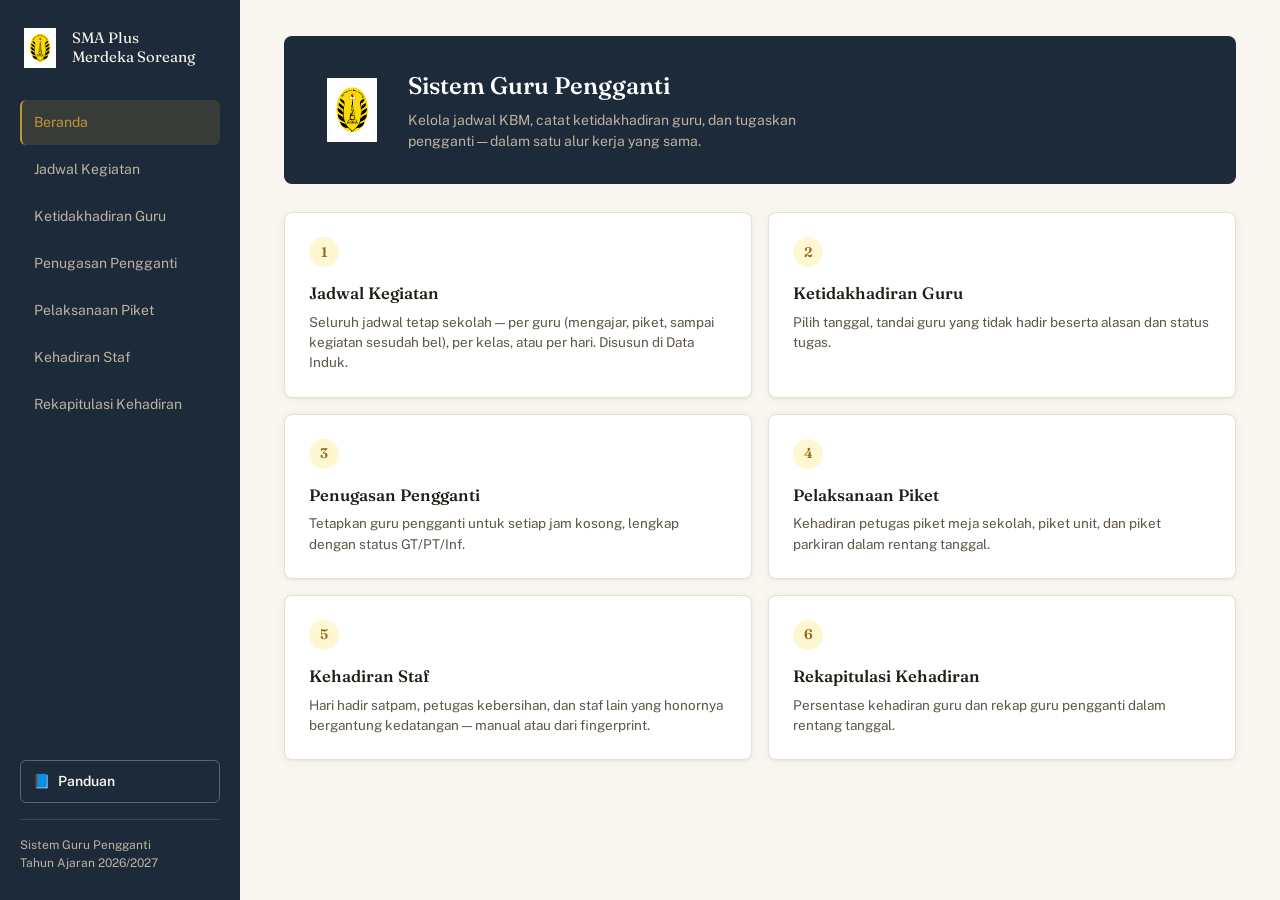
<file: index.html>
<!doctype html>
<html lang="id">
<head>
<meta charset="UTF-8" />
<meta name="viewport" content="width=device-width, initial-scale=1" />
<title>Kehadiran Guru — SMA Plus Merdeka Soreang</title>
<!-- Pratinjau tautan (WhatsApp dll.): judul seragam "Aplikasi · Halaman — Sekolah" -->
<meta name="description" content="Ketidakhadiran guru, guru pengganti, piket, dan rekap kehadiran.">
<meta property="og:type" content="website">
<meta property="og:site_name" content="SMA Plus Merdeka Soreang">
<meta property="og:locale" content="id_ID">
<meta property="og:title" content="Kehadiran Guru — SMA Plus Merdeka Soreang">
<meta property="og:description" content="Ketidakhadiran guru, guru pengganti, piket, dan rekap kehadiran.">
<meta property="og:image" content="https://smapmerdekasoreang99-star.github.io/kehadiran_guru/assets/pratinjau.jpg?v=3">
<meta property="og:image:type" content="image/jpeg">
<meta property="og:image:width" content="100">
<meta property="og:image:height" content="100">
<meta property="og:image:alt" content="Logo SMA Plus Merdeka Soreang">
<!-- /pratinjau -->
<link rel="preconnect" href="https://fonts.googleapis.com">
<link rel="preconnect" href="https://fonts.gstatic.com" crossorigin>
<link href="https://fonts.googleapis.com/css2?family=Fraunces:opsz,wght@9..144,500;9..144,600&family=Public+Sans:wght@400;500;600;700&display=swap" rel="stylesheet">
<link rel="stylesheet" href="assets/dasar.css?v=3">
<link rel="stylesheet" href="assets/style.css?v=20261026d" />
<!-- Ikon aplikasi (tab browser & layar HP), 13 Okt 2026 -->
<link rel="manifest" href="manifest.webmanifest">
<link rel="icon" type="image/png" sizes="32x32" href="assets/ikon-32.png">
<link rel="icon" type="image/png" sizes="192x192" href="assets/ikon-192.png">
<link rel="apple-touch-icon" href="assets/apple-touch-icon.png">
<meta name="theme-color" content="#1D2A3A">
</head>
<body>

<div class="app">
  <aside class="sidebar">
    <div class="sidebar-brand">
      <img src="assets/logo-kecil.png" alt="Lambang SMA Plus Merdeka Soreang" />
      <div class="name">SMA Plus<br/>Merdeka Soreang</div>
    </div>

    <nav class="sidebar-nav">
      <a href="index.html" class="active">Beranda</a>
      <a href="jadwal.html">Jadwal Kegiatan</a>
      <a href="ketidakhadiran.html">Ketidakhadiran Guru</a>
      <a href="penugasan.html">Penugasan Pengganti</a>
      <a href="piket.html">Pelaksanaan Piket</a>
      <a href="staf.html">Kehadiran Staf</a>
      <a href="rekap.html">Rekapitulasi Kehadiran</a>
    </nav>

    <details class="panduan"><summary title="Panduan pemakaian aplikasi"><span aria-hidden="true">📘</span><span>Panduan</span></summary>
      <div class="panduan-menu"><p>Cara mencatat ketidakhadiran, menugaskan pengganti, piket, kehadiran staf, dan rekap.</p>
        <a href="Panduan_Kehadiran_Guru.pdf" target="_blank" rel="noopener">Buka panduan (PDF)<small>Langsung terbuka di browser, cocok untuk HP</small></a>
        <a href="Panduan_Kehadiran_Guru.docx" download>Unduh versi Word (.docx)<small>Untuk dicetak atau disunting</small></a></div></details>

    <div class="sidebar-foot">Sistem Guru Pengganti<br/>Tahun Ajaran 2026/2027</div>
  </aside>

  <main>
    <div class="hero">
      <img src="assets/logo-kecil.png" alt="Lambang SMA Plus Merdeka Soreang" />
      <div>
        <h1>Sistem Guru Pengganti</h1>
        <p>Kelola jadwal KBM, catat ketidakhadiran guru, dan tugaskan pengganti — dalam satu alur kerja yang sama.</p>
      </div>
    </div>

    <div class="shortcut-grid">
      <a class="shortcut-card" href="jadwal.html">
        <span class="num">1</span>
        <h3>Jadwal Kegiatan</h3>
        <p>Seluruh jadwal tetap sekolah — per guru (mengajar, piket, sampai kegiatan sesudah bel), per kelas, atau per hari. Disusun di Data Induk.</p>
      </a>
      <a class="shortcut-card" href="ketidakhadiran.html">
        <span class="num">2</span>
        <h3>Ketidakhadiran Guru</h3>
        <p>Pilih tanggal, tandai guru yang tidak hadir beserta alasan dan status tugas.</p>
      </a>
      <a class="shortcut-card" href="penugasan.html">
        <span class="num">3</span>
        <h3>Penugasan Pengganti</h3>
        <p>Tetapkan guru pengganti untuk setiap jam kosong, lengkap dengan status GT/PT/Inf.</p>
      </a>
      <a class="shortcut-card" href="piket.html">
        <span class="num">4</span>
        <h3>Pelaksanaan Piket</h3>
        <p>Kehadiran petugas piket meja sekolah, piket unit, dan piket parkiran dalam rentang tanggal.</p>
      </a>
      <a class="shortcut-card" href="staf.html">
        <span class="num">5</span>
        <h3>Kehadiran Staf</h3>
        <p>Hari hadir satpam, petugas kebersihan, dan staf lain yang honornya bergantung kedatangan — manual atau dari fingerprint.</p>
      </a>
      <a class="shortcut-card" href="rekap.html">
        <span class="num">6</span>
        <h3>Rekapitulasi Kehadiran</h3>
        <p>Persentase kehadiran guru dan rekap guru pengganti dalam rentang tanggal.</p>
      </a>
    </div>
  </main>
</div>

</body>
</html>
</file>
<file: assets/dasar.css>
@import url('https://fonts.googleapis.com/css2?family=Fraunces:opsz,wght@9..144,500;9..144,700&family=Public+Sans:wght@400;500;600;700&display=swap');

/* =====================================================================
   Dasar tampilan bersama — Sistem Informasi SMA Plus Merdeka Soreang
   =====================================================================
   Berkas ini SALINAN SERUPA di lima repositori:
     data_induk/assets/  kehadiran_guru/assets/  absen_ekskul/assets/
     induk_pembiayaan/assets/  Tryout_Guru/assets/
   Bila diubah di satu tempat, salin ke empat tempat lainnya. Perintah
   pembandingnya ditulis tanpa tanda bintang-garis miring, karena urutan
   itu MENUTUP komentar CSS dan membuat sisa keterangan ini terbaca sebagai
   aturan:

     md5sum  tiap-aplikasi/assets/dasar.css   # kelimanya harus sama

   Isinya sengaja HANYA token dan dasar yang benar-benar sama di semua
   aplikasi. Nama kelas komponen berbeda-beda antar aplikasi (.tbl di
   Absensi Ekskul, .btn di Data Induk), jadi komponennya tetap ditulis di
   style.css masing-masing — tetapi warna, jarak, dan lapisannya wajib
   mengambil dari sini. Dengan begitu mengubah palet cukup sekali, dan
   tidak ada aplikasi yang diam-diam menyimpang seperti dulu terjadi pada
   tarif dan nama penanda tangan.

   Dimuat SEBELUM style.css aplikasi:
     <link rel="stylesheet" href="assets/dasar.css?v=1">
     <link rel="stylesheet" href="assets/style.css?v=...">

   ---------------------------------------------------------------------
   Empat aturan yang berlaku di seluruh aplikasi
   ---------------------------------------------------------------------
   1. Tidak ada angka lepas. Warna, jarak, sudut, bayang, ukuran huruf,
      dan tingkat lapisan semuanya bernama di sini, lalu dipakai lewat
      var(). Angka lepas yang tersebar adalah asal-mula tampilan yang
      tidak rapi — dan, pada kasus lapisan, asal-mula dialog yang
      tertimbun toolbar sampai tombolnya tidak bisa ditekan.

   2. Jarak berirama kelipatan 4 px, diambil dari satu tangga jarak,
      supaya unsur yang sejajar benar-benar sejajar.

   3. Warna selalu berarti sesuatu, tidak pernah menjadi hiasan. Emas dari
      lambang sekolah adalah aksen utama — penanda "di sini kamu berada"
      dan "ini tindakan utamanya". Selebihnya hanya dua macam makna:

        keadaan    hijau hadir · merah tidak hadir · biru sakit · emas izin
        pekerjaan  hijau mencatat · biru membaca · emas mengelola

      Tidak ada rona ketujuh yang ditambahkan supaya tampak ramai —
      deretan warna tanpa arti membuat yang penting tenggelam.

   4. Setiap pasangan tulisan dan latar wajib memenuhi ambang keterbacaan
      WCAG (4,5:1 untuk teks biasa). Itulah sebabnya ada DUA emas: yang
      terang untuk bidang, yang gelap untuk tulisan kecil.
   ===================================================================== */

:root{
  /* ---- Warna dasar: diturunkan dari lambang sekolah, dilembutkan ---- */
  --kertas:#FAF7F0;            /* latar halaman */
  --kertas-2:#FFFFFF;          /* permukaan kartu */
  --kertas-3:#F6F2E8;          /* permukaan kedua: kepala tabel, baris jumlah */
  /* ---- Chrome gelap: topbar, bilah samping, bilah aksi, kendali terpilih ----
     Sengaja TERPISAH dari --tinta walau dulu nilainya kebetulan sama.
     Keduanya peran yang berbeda: yang satu latar perkakas, yang satu warna
     tulisan. Menyatukannya membuat warna header tidak bisa diubah tanpa
     ikut mengubah warna seluruh tulisan. */
  --gelap:#1D2A3A;             /* biru tua: topbar dan bilah samping */
  --gelap-2:#33445A;           /* garis dan sorotan di atas chrome gelap */

  --tinta:#221E17;             /* teks utama */
  --tinta-2:#5E5548;           /* teks keterangan */
  --tinta-3:#8B8173;           /* teks paling redup */
  --tinta-terang:#F7F3E9;      /* teks utama di atas chrome gelap */
  --tinta-terang-2:#BDB3A0;    /* teks keterangan di atas chrome gelap */
  --tinta-terang-3:#978F80;    /* teks paling redup di atas chrome gelap.
                                  Ada tersendiri karena --tinta-3 adalah abu
                                  untuk latar TERANG: dipakai di atas chrome
                                  gelap rasionya cuma 3,8:1, di bawah ambang.
                                  Ini yang paling redup yang masih lolos. */

  --garis:#E7E0D1;             /* garis pemisah */
  --garis-2:#D6CCB6;           /* garis yang perlu lebih tegas */

  /* ---- Aksen tunggal: emas lambang ---- */
  --emas:#C29433;              /* bidang: tombol utama, penanda terpilih */
  --emas-tua:#A67C1E;          /* tepi, dan teks di atas emas muda */
  --emas-teks:#8F6B1A;         /* emas untuk TULISAN KECIL di latar terang.
                                  Emas terang hanya 2,3:1 dengan putih dan
                                  emas tua 3,8:1 — keduanya di bawah ambang.
                                  Ini yang paling terang yang masih lolos,
                                  jadi tetap terbaca emas, bukan cokelat. */
  --emas-muda:#FFF6D2;       /* Sengaja dimudakan dari #F6E8C6: dengan yang lama,
                                  --emas-teks di atasnya hanya 4,03:1 — di bawah
                                  ambang. Sekarang 4,52:1. Warna ini menjadi latar
                                  lencana dan pesan, jadi tulisannya harus terbaca. */
  --emas-kabut:#FBF5E6;

  /* ---- Tindakan utama ----
     Latar DAN warna tulisan di atasnya selalu berpasangan. Tanpa ini,
     aplikasi yang dulu berlatar hijau tua dengan tulisan putih akan
     mewarisi tulisan putih di atas emas terang — 2,3:1, tidak terbaca. */
  --utama:var(--emas);
  --utama-tua:var(--emas-tua);
  --utama-teks:#2A2114;

  /* ---- Warna keadaan: status kehadiran ---- */
  --hadir:#3F6B4F;   --hadir-muda:#E4EFE7;   --hadir-tua:#2B4B37;
  --absen:#A8432E;   --absen-muda:#F7E4DF;   --absen-tua:#7C2F1F;
  --sakit:#2F5D7C;   --sakit-muda:#E3EDF3;   --sakit-tua:#234A63;
  --netral-muda:#EDE8DD;

  /* ---- Warna pekerjaan: jenis tindakan sebuah halaman atau tombol ----
     Sengaja memakai rona YANG SAMA dengan warna keadaan di atas. Palet
     tetap berisi tiga warna; yang bertambah hanya maknanya. */
  --kerja-catat:var(--hadir);      /* mengisi atau mengubah data  */
  --kerja-baca:var(--sakit);       /* melihat, merekap, mengunduh */
  --kerja-kelola:var(--emas-teks); /* mengelola daftar induk      */

  /* ---- Tangga jarak: kelipatan 4 px ---- */
  --j1:4px; --j2:8px; --j3:12px; --j4:16px; --j5:24px; --j6:32px; --j7:48px;

  /* ---- Sudut ---- */
  --r1:8px;    /* isian, tombol kecil */
  --r2:10px;   /* tombol */
  --r3:14px;   /* kartu */
  --r-bulat:999px;

  /* ---- Bayang: sangat tipis, hanya untuk memisahkan permukaan ---- */
  --bayang-1:0 1px 2px rgba(34,30,23,.05);
  --bayang-2:0 1px 2px rgba(34,30,23,.06), 0 6px 18px rgba(34,30,23,.05);
  --bayang-atas:0 -4px 14px rgba(34,30,23,.07);

  /* ---- Ukuran huruf ---- */
  --h-xs:12px; --h-s:13px; --h-m:14px; --h-n:15px; --h-b:16px;
  --h-judul-s:18px; --h-judul:23px; --h-judul-b:26px;

  /* ---- Ukuran sentuh terkecil (pedoman aksesibilitas) ---- */
  --sentuh:44px;

  /* ---- Tingkat lapisan ----
     Satu tangga untuk seluruh aplikasi. Urutannya mutlak: pesan di atas
     tirai, tirai di atas navigasi, navigasi di atas isi. Angka z-index
     yang dipilih sendiri-sendiri di tengah berkas pernah membuat dialog
     PIN kebagian 20 sementara toolbar 60 — tombol Batal di dalam dialog
     tertimbun dan tidak bisa ditekan.

     Di DALAM satu tabel yang melekat saat digulung, tingkat 1–4 dipakai
     apa adanya: itu urutan antar-sel sebuah tabel (isi < kolom kiri <
     kepala < sudut kiri-atas), bukan urutan antar-bagian halaman.
     Semuanya jauh di bawah topbar, jadi tidak ikut diberi nama. */
  --lapis-isi:2;               /* unsur kecil di atas isi kartunya */
  --lapis-topbar:30;
  --lapis-bar:35;              /* bilah aksi mengambang */
  --lapis-nav:40;
  --lapis-saran:70;            /* kotak saran pencarian */
  --lapis-tirai:200;           /* dialog, layar kunci */
  --lapis-sibuk:250;           /* tirai "sedang bekerja" — menutupi dialog */
  --lapis-pesan:300;           /* pesan sekilas — selalu paling atas */
}

/* ---------------------------------------------------------------------
   Dasar yang sama di semua aplikasi
   --------------------------------------------------------------------- */
*{box-sizing:border-box}

/* Satu cincin fokus untuk seluruh sistem. Tidak pernah dihilangkan:
   sebagian pengguna memakai papan ketik, dan tanpa cincin ini mereka
   kehilangan jejak posisi di halaman. */
:where(a,button,input,select,textarea,summary,[tabindex]):focus-visible{
  outline:3px solid rgba(194,148,51,.45);
  outline-offset:2px;
}

/* Angka pada kolom jumlah, rupiah, dan jam ditulis dengan lebar yang sama
   supaya kolomnya berbaris lurus ke bawah; tanpa ini digit 1 lebih sempit
   dan deretan angkanya terlihat bergelombang. */
.angka,.rp,.jumlah,td.angka,th.angka{font-variant-numeric:tabular-nums}

/* ---------------------------------------------------------------------
   Tombol unduh dan unggah — satu rupa di kelima aplikasi (29 September 2026)
   ---------------------------------------------------------------------
   Pengecualian yang disengaja dari "komponen di style.css masing-masing":
   tombol unduh harus terbaca sama di mana pun, jadi rupanya ditulis sekali
   di sini dan TIDAK bergantung pada .btn / .tbl / .ghost milik aplikasi.

     <button class="btn-unduh" data-fmt="xlsx">Unduh rekap</button>
     <button class="btn-unduh utama" data-fmt="xlsx">Unduh rekap</button>
     <button class="btn-unduh unggah" data-fmt="xlsx">Unggah isian</button>

   Dua tingkat:
     .btn-unduh        garis emas di latar krem — unduhan pendukung
                       (template, blanko, kuitansi, cadangan)
     .btn-unduh.utama  emas penuh — SATU per halaman, laporan pokoknya
   Ikon panah dan lencana format (XLSX, DOCX, …) digambar CSS dari
   data-fmt, bukan ditulis di label. Karena itu label cukup "Unduh rekap",
   tanpa "(xlsx)", dan bila skrip mengganti tulisan tombol sementara
   ("Menyiapkan…") ikon dan lencananya tidak ikut hilang.
   Warna lencana memakai makna yang sudah ada: hijau untuk lembar kerja
   (xlsx, csv), biru untuk dokumen (docx), netral untuk lainnya. */
.btn-unduh{
  display:inline-flex;align-items:center;gap:var(--j2);
  padding:var(--j2) var(--j3);
  border:1px solid var(--emas-tua);border-radius:var(--r1);
  background:var(--emas-kabut);color:var(--emas-teks);
  font:inherit;font-size:var(--h-s);font-weight:600;line-height:1.2;
  white-space:nowrap;cursor:pointer;text-decoration:none;
  box-shadow:var(--bayang-1);
  transition:background-color .15s,border-color .15s,box-shadow .15s,transform .05s;
}
.btn-unduh:hover{background:var(--emas-muda);box-shadow:var(--bayang-2)}
.btn-unduh:active{transform:translateY(1px)}
.btn-unduh::before{
  content:"";flex:none;width:16px;height:16px;background:currentColor;
  -webkit-mask:var(--ikon-unduh) center/contain no-repeat;
          mask:var(--ikon-unduh) center/contain no-repeat;
}
.btn-unduh.unggah::before{
  -webkit-mask-image:var(--ikon-unggah);mask-image:var(--ikon-unggah);
}
.btn-unduh[data-fmt]::after{
  content:attr(data-fmt);text-transform:uppercase;
  padding:1px var(--j2);border-radius:var(--j1);
  font-size:var(--h-xs);font-weight:700;letter-spacing:.04em;line-height:1.35;
  background:var(--netral-muda);color:var(--tinta-2);
}
.btn-unduh:is([data-fmt="xlsx"],[data-fmt="csv"])::after{background:var(--hadir-muda);color:var(--hadir-tua)}
.btn-unduh[data-fmt="docx"]::after{background:var(--sakit-muda);color:var(--sakit-tua)}
.btn-unduh.utama{
  background:var(--utama);border-color:var(--utama-tua);color:var(--utama-teks);
  box-shadow:var(--bayang-2);
}
.btn-unduh.utama:hover{background:var(--utama);filter:brightness(1.07)}   /* lebih terang, bukan lebih gelap: tulisan gelapnya tetap di atas 4,5:1 */
.btn-unduh:disabled{opacity:.5;cursor:not-allowed;box-shadow:none;transform:none}
.btn-unduh:disabled:hover{background:var(--emas-kabut)}
.btn-unduh.utama:disabled:hover{filter:none}
/* Di layar sentuh setinggi ukuran sentuh terkecil. */
@media (pointer:coarse){ .btn-unduh{min-height:var(--sentuh)} }
:root{
  --ikon-unduh:url("data:image/svg+xml,%3Csvg xmlns='http://www.w3.org/2000/svg' viewBox='0 0 24 24' fill='none' stroke='black' stroke-width='2.2' stroke-linecap='round' stroke-linejoin='round'%3E%3Cpath d='M12 4v11M7 10l5 5 5-5M5 20h14'/%3E%3C/svg%3E");
  --ikon-unggah:url("data:image/svg+xml,%3Csvg xmlns='http://www.w3.org/2000/svg' viewBox='0 0 24 24' fill='none' stroke='black' stroke-width='2.2' stroke-linecap='round' stroke-linejoin='round'%3E%3Cpath d='M12 16V5M7 10l5-5 5 5M5 20h14'/%3E%3C/svg%3E");
}
</file>
<file: assets/style.css>
/* =========================================================
   Guru Pengganti — SMA Plus Merdeka Soreang
   Palet diturunkan dari lambang sekolah (emas, hitam arang, merah api)
   tapi dilembutkan supaya nyaman dibaca lama — bukan warna emblem mentah.
   ========================================================= */

:root {
    --bg: var(--kertas);              /* dasar gading hangat, bukan putih pucat */
    --surface: var(--kertas-2);
    --sidebar: var(--gelap);         /* arang hangat, echo warna hitam laurel di lambang */
    --sidebar-line: var(--gelap-2);
    --ink: var(--tinta);             /* teks utama, hitam hangat bukan hitam pekat */
    --ink-muted: var(--tinta-2);       /* teks sekunder / label */
    --gold: var(--emas);            /* emas lambang, dilembutkan dari kuning terang aslinya */
    --gold-deep: var(--emas-tua);
    --gold-tint: var(--emas-muda);       /* gold sangat muda, untuk highlight baris/badge */
    --flame: var(--absen);           /* merah api obor, dipakai hemat untuk aksi/alert */
    --flame-tint: var(--absen-muda);
    --line: var(--garis);            /* garis pemisah hangat */
    --focus: var(--emas-teks);

    --radius: 8px;
    --shadow-card: 0 1px 2px rgba(43, 38, 32, 0.06), 0 1px 12px rgba(43, 38, 32, 0.05);

    /* Tingkat lapisan, dinyatakan sekali di sini.
       Dulu setiap bagian memilih angka z-index sendiri-sendiri di tengah
       berkas, dan dialog PIN kebagian 20 sementara toolbar 60 — akibatnya
       tombol "Simpan yang belum tercatat" tampil DI ATAS dialog dan
       merebut klik yang ditujukan ke tombol Batal/Konfirmasi.
       Dialog harus selalu di atas seluruh isi halaman. */
    /* Kepala dan kolom tabel yang melekat saat digulung memakai 1–4 apa
       adanya: itu tingkatan di dalam satu tabel, semuanya jauh di bawah
       toolbar, jadi tidak ikut diberi nama di sini. */
    --lapis-toolbar: 60;   /* baris tombol di atas tabel */
}

* { box-sizing: border-box; }

/* Atribut hidden harus selalu menang atas aturan display di kelas mana pun
   (mis. .guru-banner{display:flex}), supaya elemen yang disembunyikan benar-benar hilang. */
[hidden] { display: none !important; }

html, body {
    margin: 0;
    padding: 0;
    background: var(--kertas);
    color: var(--ink);
    font-family: "Public Sans", -apple-system, "Segoe UI", sans-serif;
    font-size: 15px;
    line-height: 1.5;
    -webkit-font-smoothing: antialiased;
}

h1, h2, h3 { font-family: "Fraunces", Georgia, serif; font-weight: 560; margin: 0; }

a { color: inherit; }

button, select, input { font-family: inherit; font-size: inherit; }

/* ---------- Layout ---------- */
.app {
    display: grid;
    grid-template-columns: 240px minmax(0, 1fr);
    min-height: 100vh;
    max-width: 1560px;
    margin: 0 auto;
    background: var(--bg);
    box-shadow: 0 0 50px rgba(43, 38, 32, 0.08);
}

.sidebar {
    background: var(--sidebar);
    color: var(--tinta-terang);
    padding: 28px 20px;
    display: flex;
    flex-direction: column;
    gap: 32px;
}

.sidebar-brand {
    display: flex;
    align-items: center;
    gap: 12px;
}

.sidebar-brand img { width: 40px; height: 40px; object-fit: contain; }

.sidebar-brand .name {
    font-family: "Fraunces", serif;
    font-size: 15px;
    line-height: 1.25;
    color: var(--tinta-terang);
}

.sidebar-nav { display: flex; flex-direction: column; gap: 2px; }

.sidebar-nav a {
    display: flex;
    align-items: center;
    gap: 12px;
    padding: 12px 12px;
    border-radius: 6px;
    text-decoration: none;
    color: var(--tinta-terang-2);
    font-size: 14px;
    border-left: 2px solid transparent;
}

.sidebar-nav a.active {
    background: rgba(201, 154, 46, 0.16);
    color: var(--gold);
    border-left: 2px solid var(--gold);
}

/* Menu yang belum tersedia. Dibiarkan paling redup — kendali nonaktif
   memang dikecualikan dari ambang keterbacaan, justru supaya terbaca
   sebagai "belum bisa dipakai". */
.sidebar-nav a.disabled {
    color: var(--tinta-terang-3);
    cursor: default;
}

.sidebar-foot {
    margin-top: auto;
    font-size: 12px;
    color: var(--tinta-terang-2);
    border-top: 1px solid var(--sidebar-line);
    padding-top: 16px;
}

main {
    padding: 36px 44px;
    max-width: 1180px;
    margin: 0 auto;
    width: 100%;
}

.page-head {
    display: flex;
    align-items: baseline;
    justify-content: space-between;
    gap: 24px;
    margin-bottom: 24px;
    flex-wrap: wrap;
}

.page-head h1 { font-size: 26px; color: var(--ink); }
.page-head p { margin: 4px 0 0; color: var(--ink-muted); font-size: 14px; }

.page-head-actions {
    display: flex;
    align-items: center;
    gap: 12px;
    flex-wrap: wrap;
}

.btn-lock {
    padding: 12px 20px;
    border-radius: 6px;
    border: 1px solid var(--line);
    background: var(--surface);
    color: var(--ink-muted);
    font-size: 14px;
    font-weight: 600;
    cursor: pointer;
    white-space: nowrap;
    flex-shrink: 0;
}
.btn-lock:hover { border-color: var(--gold); }
.btn-lock.unlocked {
    background: var(--gold-tint);
    border-color: var(--gold);
    color: var(--emas-teks);
}

/* ---------- Banner mode pratinjau ---------- */
.notice {
    background: var(--gold-tint);
    border: 1px solid var(--gold);
    color: var(--emas-teks);
    padding: 12px 16px;
    border-radius: var(--radius);
    font-size: 13.5px;
    margin-bottom: 20px;
}

/* ---------- Card & filter bar ---------- */
.card {
    background: var(--surface);
    border: 1px solid var(--line);
    border-radius: var(--radius);
    box-shadow: var(--shadow-card);
    /* overflow sengaja tidak disembunyikan: daftar saran pencarian harus bisa keluar dari kartu */
}
.card > :first-child { border-top-left-radius: var(--radius); border-top-right-radius: var(--radius); }
.card > :last-child  { border-bottom-left-radius: var(--radius); border-bottom-right-radius: var(--radius); }

.toolbar {
    display: flex;
    align-items: center;
    justify-content: space-between;
    gap: 16px;
    padding: 16px 20px;
    border-bottom: 1px solid var(--line);
    flex-wrap: wrap;
}

.day-tabs { display: flex; gap: 4px; }

.day-tabs button {
    padding: 8px 16px;
    border: 1px solid var(--line);
    background: var(--bg);
    color: var(--ink-muted);
    border-radius: 6px;
    cursor: pointer;
}

.day-tabs button.active {
    background: var(--ink);
    color: var(--tinta-terang);
    border-color: var(--ink);
}

.toolbar-actions { display: flex; align-items: center; gap: 12px; }

select.kelas-filter {
    padding: 8px 12px;
    border: 1px solid var(--line);
    border-radius: 6px;
    background: var(--surface);
    color: var(--ink);
}

.btn {
    padding: 8px 16px;
    border-radius: 6px;
    border: 1px solid transparent;
    cursor: pointer;
    font-weight: 600;
    font-size: 14px;
}

.btn-primary { background: var(--gold); color: var(--utama-teks); }
.btn-primary:hover { background: var(--gold-deep); }

.btn-primary:disabled,
.btn-mark:disabled,
.btn-danger-text:disabled {
    opacity: 0.4;
    cursor: not-allowed;
    text-decoration: none;
}
.btn-primary:disabled:hover { background: var(--gold); }

.btn-ghost { background: transparent; border-color: var(--line); color: var(--ink); }
.btn-ghost:hover { border-color: var(--ink-muted); }

.btn-danger-text { background: none; border: none; color: var(--flame); cursor: pointer; font-size: 13.5px; }
.btn-danger-text:hover { text-decoration: underline; }

/* ---------- Table ---------- */
.table-scroll { overflow-x: auto; overflow-y: hidden; }

table { width: 100%; border-collapse: collapse; min-width: 640px; }

thead th {
    text-align: left;
    font-size: 12.5px;
    font-weight: 600;
    color: var(--ink-muted);
    padding: 12px 20px;
    border-bottom: 1px solid var(--line);
    background: var(--kertas-3);
}

tbody td {
    padding: 12px 20px;
    border-bottom: 1px solid var(--line);
    font-size: 14px;
    vertical-align: middle;
}

tbody tr:last-child td { border-bottom: none; }
tbody tr:hover td { background: var(--emas-kabut); }

.jam-cell .jam-ke { font-weight: 600; }
.jam-cell .jam-waktu { color: var(--ink-muted); font-size: 12.5px; display: block; }

.badge-kelas {
    display: inline-block;
    padding: 3px 8px;
    border-radius: 5px;
    background: var(--gold-tint);
    color: var(--emas-teks);
    font-size: 12.5px;
    font-weight: 600;
}

.row-actions { display: flex; gap: 16px; }

.empty-state {
    padding: 48px 20px;
    text-align: center;
    color: var(--ink-muted);
}

/* ---------- Status kehadiran (halaman Ketidakhadiran) ---------- */
.badge-status {
    display: inline-block;
    padding: 3px 12px;
    border-radius: 5px;
    font-size: 12.5px;
    font-weight: 600;
}

.badge-hadir { background: var(--hadir-muda); color: var(--hadir); }
.badge-st, .badge-stt   { background: var(--gold-tint); color: var(--emas-teks); }   /* Sakit */
.badge-it, .badge-itt   { background: var(--sakit-muda); color: var(--sakit); }            /* Ijin */
.badge-tk               { background: var(--flame-tint); color: var(--flame); } /* Tanpa Keterangan */
.badge-httm             { background: var(--netral-muda); color: var(--tinta-2); }            /* Hadir tanpa Tatap Muka */

.tugas-note {
    display: block;
    font-size: 11.5px;
    color: var(--ink-muted);
    margin-top: 3px;
}

.btn-mark {
    padding: 8px 12px;
    border-radius: 6px;
    border: 1px solid var(--flame);
    background: var(--flame-tint);
    color: var(--flame);
    font-size: 13px;
    font-weight: 600;
    cursor: pointer;
    white-space: nowrap;
}
.btn-mark:hover { background: var(--flame); color: #fff; }

/* ---------- Date picker toolbar ---------- */
.date-field {
    display: flex;
    align-items: center;
    gap: 12px;
}
.date-field label { font-size: 13px; color: var(--ink-muted); }
.date-field input[type="date"] {
    padding: 8px 12px;
    border: 1px solid var(--line);
    border-radius: 6px;
    background: var(--surface);
    color: var(--ink);
}
.date-field .hari-badge {
    font-weight: 600;
    color: var(--ink);
    background: var(--gold-tint);
    padding: 8px 12px;
    border-radius: 6px;
    font-size: 13px;
}

.weekend-notice {
    padding: 40px 20px;
    text-align: center;
    color: var(--ink-muted);
    background: var(--surface);
    border: 1px solid var(--line);
    border-radius: var(--radius);
}

textarea {
    width: 100%;
    padding: 12px 12px;
    border: 1px solid var(--line);
    border-radius: 6px;
    background: var(--bg);
    color: var(--ink);
    font-family: inherit;
    resize: vertical;
    min-height: 70px;
}

/* ---------- Status penugasan (halaman Penugasan Pengganti) ---------- */
.badge-tugas {
    display: inline-block;
    padding: 3px 12px;
    border-radius: 5px;
    font-size: 12.5px;
    font-weight: 700;
}

.badge-gt { background: var(--sakit-muda); color: var(--sakit); }
.badge-pt { background: var(--gold-tint); color: var(--emas-teks); }
.badge-inf { background: var(--hadir-muda); color: var(--hadir); }
.badge-tp { background: var(--netral-muda); color: var(--tinta-2); }
.badge-kosong { background: var(--flame-tint); color: var(--flame); font-weight: 600; }

.partner-note {
    display: block;
    font-size: 11.5px;
    color: var(--emas-teks);
    background: var(--gold-tint);
    padding: 3px 8px;
    border-radius: 4px;
    margin-top: 5px;
}

.field-muted { opacity: 0.45; }

.rekomendasi-wrap {
    display: flex;
    flex-wrap: wrap;
    gap: 8px;
    margin-bottom: 18px;
}

.chip {
    display: inline-flex;
    align-items: center;
    gap: 8px;
    padding: 8px 12px;
    border-radius: 999px;
    border: 1px solid var(--line);
    background: var(--bg);
    color: var(--ink);
    font-size: 13px;
    cursor: pointer;
}

.chip:hover { border-color: var(--gold-deep); }

.chip-tag {
    font-size: 10.5px;
    font-weight: 700;
    padding: 1px 8px;
    border-radius: 999px;
}

.chip-pt .chip-tag { background: var(--gold-tint); color: var(--emas-teks); }
.chip-inf .chip-tag { background: var(--hadir-muda); color: var(--hadir); }
.chip-gt .chip-tag { background: var(--sakit-muda); color: var(--sakit); }

.section-label {
    font-size: 12.5px;
    font-weight: 600;
    color: var(--ink-muted);
    margin-bottom: 8px;
}

/* ---------- Beranda ---------- */
.hero {
    background: var(--sidebar);
    color: var(--tinta-terang);
    border-radius: var(--radius);
    padding: 32px 36px;
    margin-bottom: 28px;
    display: flex;
    align-items: center;
    gap: 24px;
}

.hero img { width: 64px; height: 64px; object-fit: contain; }

.hero h1 { font-size: 24px; color: var(--kertas-2); margin-bottom: 6px; }
.hero p { margin: 0; color: var(--tinta-terang-2); font-size: 14px; max-width: 46ch; }

.shortcut-grid {
    display: grid;
    grid-template-columns: repeat(2, 1fr);
    gap: 16px;
}

.shortcut-card {
    display: block;
    background: var(--surface);
    border: 1px solid var(--line);
    border-radius: var(--radius);
    padding: 24px;
    text-decoration: none;
    color: var(--ink);
    box-shadow: var(--shadow-card);
}

.shortcut-card:hover { border-color: var(--gold); }

.shortcut-card .num {
    display: inline-flex;
    align-items: center;
    justify-content: center;
    width: 30px;
    height: 30px;
    border-radius: 999px;
    background: var(--gold-tint);
    color: var(--emas-teks);
    font-family: "Fraunces", serif;
    font-weight: 600;
    font-size: 14px;
    margin-bottom: 14px;
}

.shortcut-card h3 { font-size: 16.5px; margin-bottom: 6px; }
.shortcut-card p { margin: 0; color: var(--ink-muted); font-size: 13.5px; line-height: 1.5; }

@media (max-width: 900px) {
    .shortcut-grid { grid-template-columns: 1fr; }
}

/* ---------- Modal ---------- */
.modal-backdrop {
    position: fixed;
    inset: 0;
    background: rgba(33, 29, 23, 0.45);
    display: flex;
    align-items: center;
    justify-content: center;
    padding: 20px;
    z-index: var(--lapis-tirai);
}


.modal {
    background: var(--surface);
    border-radius: 10px;
    width: 100%;
    max-width: 440px;
    /* Tidak pernah lebih tinggi dari layar: isinya digulir (26 Okt 2026, dialog Kehadiran Staf terpotong). */
    max-height: calc(100vh - 40px);
    max-height: calc(100dvh - 40px);
    overflow-y: auto;
    overscroll-behavior: contain;
    padding: 28px 28px 20px;
    box-shadow: 0 20px 60px rgba(0,0,0,0.25);
}

.modal h2 { font-size: 19px; margin-bottom: 18px; }

.field { margin-bottom: 14px; }

.field label {
    display: block;
    font-size: 12.5px;
    font-weight: 600;
    color: var(--ink-muted);
    margin-bottom: 6px;
}

.field select, .field input {
    width: 100%;
    padding: 12px 12px;
    border: 1px solid var(--line);
    border-radius: 6px;
    background: var(--bg);
    color: var(--ink);
}

.field select:focus, .field input:focus {
    outline: 2px solid var(--focus);
    outline-offset: 1px;
}

.modal-actions {
    display: flex;
    justify-content: flex-end;
    gap: 12px;
    margin-top: 20px;
}

.confirm-box p { margin: 0 0 20px; color: var(--ink); }

@media (max-width: 760px) {
    .app { grid-template-columns: 1fr; }
    .sidebar { flex-direction: row; align-items: center; padding: 16px 16px; gap: 16px; }
    .sidebar-nav, .sidebar-foot { display: none; }
    main { padding: 20px; }
}

/* ---------- Pencarian guru (halaman Ketidakhadiran) ---------- */
.toolbar { position: relative; z-index: var(--lapis-toolbar); }
.toolbar-days { position: relative; z-index: 0; }  /* selalu di bawah kotak saran pencarian */
.search-box { z-index: calc(var(--lapis-toolbar) + 1); }

.search-box {
    position: relative;
    flex: 1 1 280px;
    max-width: 420px;
    display: flex;
    align-items: center;
}

.search-icon {
    position: absolute;
    left: 12px;
    color: var(--ink-muted);
    pointer-events: none;
}

.search-box input {
    width: 100%;
    padding: 12px 36px 12px 40px;
    border: 1px solid var(--line);
    border-radius: 8px;
    background: var(--bg);
    color: var(--ink);
    font-size: 14.5px;
}
.search-box input::placeholder { color: var(--tinta-3); }
.search-box input:focus {
    outline: none;
    border-color: var(--gold);
    box-shadow: 0 0 0 3px rgba(201, 154, 46, 0.18);
    background: var(--surface);
}
.search-box input::-webkit-search-cancel-button { display: none; }

.search-clear {
    position: absolute;
    right: 8px;
    width: 24px;
    height: 24px;
    border: none;
    border-radius: 999px;
    background: var(--line);
    color: var(--ink);
    font-size: 16px;
    line-height: 1;
    cursor: pointer;
}
.search-clear:hover { background: var(--gold-tint); }

.search-suggest {
    position: absolute;
    top: calc(100% + 6px);
    left: 0;
    right: 0;
    background: var(--surface);
    border: 1px solid var(--line);
    border-radius: 8px;
    box-shadow: 0 12px 32px rgba(43, 38, 32, 0.14);
    max-height: 340px;
    overflow-y: auto;
    z-index: var(--lapis-saran);
}

.suggest-item {
    display: flex;
    justify-content: space-between;
    align-items: baseline;
    gap: 12px;
    width: 100%;
    padding: 12px 16px;
    border: none;
    border-bottom: 1px solid var(--line);
    background: transparent;
    color: var(--ink);
    text-align: left;
    cursor: pointer;
}
.suggest-item:last-child { border-bottom: none; }
.suggest-item:hover { background: var(--gold-tint); }
/* Daftar lengkap terbuka tanpa mengetik, jadi yang sedang dipakai perlu
   penanda supaya posisinya langsung ketemu di daftar panjang. */
.suggest-item.terpilih { background: var(--gold-tint); box-shadow: inset 3px 0 0 var(--gold); }
.suggest-item.terpilih .suggest-nama { font-weight: 700; }
.suggest-nama { font-size: 14px; }
.suggest-nama mark { background: transparent; color: var(--gold-deep); font-weight: 700; }
.suggest-meta { font-size: 12px; color: var(--ink-muted); white-space: nowrap; }
.suggest-meta em { font-style: normal; color: var(--flame); font-weight: 600; }
.suggest-empty { padding: 12px 16px; font-size: 13px; color: var(--ink-muted); }

.chip-filter {
    padding: 8px 16px;
    border-radius: 999px;
    border: 1px solid var(--line);
    background: var(--surface);
    color: var(--ink-muted);
    font-size: 13px;
    font-weight: 600;
    cursor: pointer;
    white-space: nowrap;
}
.chip-filter:hover { border-color: var(--flame); color: var(--flame); }
.chip-filter.active {
    background: var(--flame-tint);
    border-color: var(--flame);
    color: var(--flame);
}

.guru-banner {
    display: flex;
    align-items: center;
    justify-content: space-between;
    gap: 16px;
    padding: 16px 20px;
    background: var(--gold-tint);
    border-bottom: 1px solid var(--line);
    flex-wrap: wrap;
}
.guru-banner-nama { font-family: "Fraunces", serif; font-size: 17px; font-weight: 600; color: var(--ink); }
.guru-banner-info { font-size: 13px; color: var(--emas-teks); margin-top: 2px; }

.table-foot {
    padding: 12px 20px;
    border-top: 1px solid var(--line);
    font-size: 12.5px;
    color: var(--ink-muted);
    background: var(--kertas-3);
}

/* ---------- Pesan error dari server ---------- */
.error-banner {
    position: relative;
    background: var(--flame-tint);
    border: 1px solid var(--flame);
    color: var(--absen-tua);
    padding: 12px 44px 12px 16px;
    border-radius: var(--radius);
    font-size: 13.5px;
    line-height: 1.5;
    margin-bottom: 20px;
    word-break: break-word;
}
/* Bentuk yang sama, warna netral: dipakai untuk mengabarkan hasil sebuah
   tindakan yang berhasil — bukan galat. Diletakkan di tempat yang sama
   supaya hasil tindakan selalu dicari di satu tempat. */
.error-banner.kabar {
    background: var(--gold-tint);
    border-color: var(--gold);
    color: var(--emas-teks);
}

.error-close {
    position: absolute;
    top: 8px;
    right: 10px;
    border: none;
    background: transparent;
    color: var(--flame);
    font-size: 20px;
    line-height: 1;
    cursor: pointer;
}

/* ---------- Jadwal: baris tab hari ---------- */
.toolbar-days { padding-top: 12px; padding-bottom: 12px; background: var(--emas-kabut); }
.day-tabs.dimmed button { opacity: 0.45; }
.hari-cell { font-weight: 600; color: var(--ink); white-space: nowrap; }

/* ---------- Centang "terapkan ke semua jam" ---------- */
.terapkan-semua {
    background: var(--gold-tint);
    border: 1px solid var(--gold);
    border-radius: 6px;
    padding: 12px 12px;
}
.check-row { display: flex; align-items: flex-start; gap: 8px; font-size: 13.5px; font-weight: 600; color: var(--emas-teks); cursor: pointer; }
.check-row input { width: auto; margin-top: 3px; }
.field-hint { margin: 8px 0 0 24px; font-size: 12px; color: var(--emas-teks); font-weight: 400; }

/* ---------- Bagikan ke WhatsApp ---------- */
.modal-lebar { max-width: 760px; }
.bagikan-info { margin: -8px 0 16px; font-size: 13.5px; color: var(--ink-muted); }
.bagikan-info.peringatan { color: var(--flame); }
.pratinjau-wrap {
    border: 1px solid var(--line);
    border-radius: 8px;
    background: var(--bg);
    padding: 8px;
    overflow: auto;
    max-height: 48vh;
}
.pratinjau-wrap canvas { width: 100%; height: auto; display: block; border-radius: 4px; }
.bagikan-aksi { display: flex; flex-wrap: wrap; gap: 8px; margin-top: 14px; }
.bagikan-aksi .btn, .bagikan-aksi .btn-unduh { flex: 1 1 auto; justify-content: center; }
.bagikan-utama { font-size: 15px; padding: 12px 20px; }
.bagikan-sekunder { margin-top: 8px; }
.bagikan-sekunder .btn { font-size: 13px; padding: 8px 12px; }

/* ---------- Rekap ---------- */
.rekap-tabs { display: flex; gap: 8px; margin-bottom: 14px; }
.rekap-tab {
    padding: 8px 16px; border-radius: 6px; border: 1px solid var(--line);
    background: var(--surface); color: var(--ink-muted); font-weight: 600; font-size: 14px; cursor: pointer;
}
.rekap-tab.active { background: var(--ink); color: var(--tinta-terang); border-color: var(--ink); }
.tabel-rekap th.num, .tabel-rekap td.num { text-align: right; font-variant-numeric: tabular-nums; }
.tabel-rekap thead th { white-space: nowrap; }
.tabel-rekap tfoot td { font-weight: 700; background: var(--kertas-3); border-top: 2px solid var(--tinta-3); }
.persen { display: inline-block; padding: 2px 8px; border-radius: 999px; font-weight: 700; font-size: 12.5px; }
.persen.baik { background: var(--hadir-muda); color: var(--hadir); }
.persen.sedang { background: var(--gold-tint); color: var(--emas-teks); }
.persen.rendah { background: var(--flame-tint); color: var(--flame); }
.date-field input[type="text"] { padding: 8px 12px; border: 1px solid var(--line); border-radius: 6px; background: var(--surface); color: var(--ink); }
.pengganti-note { color: var(--sakit); font-weight: 600; }

/* ---------- Pengaturan ---------- */
.pengaturan-grid { display: grid; grid-template-columns: 1fr 1fr; gap: 24px; padding: 20px; }
.pengaturan-blok h3 { font-size: 15px; margin-bottom: 12px; }
@media (max-width: 800px) { .pengaturan-grid { grid-template-columns: 1fr; } }

/* kepala tabel tetap terlihat saat menggulir daftar panjang */
.table-scroll { max-height: 70vh; overflow-y: auto; }
.tabel-rekap thead th, table thead th { position: sticky; top: 0; z-index: 2; }

/* ---------- Grid tarif masa kerja ---------- */
.tarif-grid { display: grid; grid-template-columns: auto 1fr; gap: 8px 12px; align-items: center; }
.tarif-grid label { font-size: 12.5px; color: var(--ink-muted); font-weight: 600; white-space: nowrap; }
.tarif-grid input { width: 100%; padding: 8px 12px; border: 1px solid var(--line); border-radius: 5px; background: var(--bg); color: var(--ink); }
.pengaturan-grid { grid-template-columns: repeat(3, 1fr); }
@media (max-width: 1100px) { .pengaturan-grid { grid-template-columns: 1fr 1fr; } }
@media (max-width: 800px)  { .pengaturan-grid { grid-template-columns: 1fr; } }

.tabel-tarif { margin-top: 8px; }
.tabel-tarif td { padding: 4px 8px; }
.tabel-tarif input { width: 100%; padding: 4px 8px; border: 1px solid var(--line); border-radius: 5px; background: var(--bg); color: var(--ink); text-align: right; }
.tabel-tarif thead th { padding: 8px 8px; font-size: 11.5px; }

/* =========================================================
   Perapian halaman Rekapitulasi
   ========================================================= */

/* --- Tab: bisa membungkus rapi, tidak memaksa halaman melebar --- */
.rekap-tabs { flex-wrap: wrap; row-gap: 8px; margin-bottom: 16px; }

/* --- Baris alat: pencarian tidak lagi mendorong tombol ke bawah --- */
#tab-kehadiran .toolbar, #tab-honormengajar .toolbar,
#tab-wali .toolbar, #tab-pengganti .toolbar {
    row-gap: 12px;
}
#tab-kehadiran .search-box, #tab-honormengajar .search-box, #tab-wali .search-box {
    flex: 0 1 260px;
}
.toolbar-actions { margin-left: auto; }
.toolbar-actions .tugas-note { max-width: 42ch; text-align: right; line-height: 1.35; }

/* --- Tabel rekap: lebih padat, angka tidak terpotong --- */
.tabel-rekap th, .tabel-rekap td { white-space: nowrap; }
.tabel-rekap tbody td { padding: 8px 12px; }
.tabel-rekap thead th { padding: 12px 12px; }
.tabel-rekap td.nama {
    white-space: normal;
    min-width: 200px;
    line-height: 1.3;
}
.tabel-rekap tbody tr:nth-child(even) td { background: var(--emas-kabut); }
.tabel-rekap tbody tr:hover td { background: var(--gold-tint); }

/* Lebar minimum agar kolom tidak saling menjepit; kartu boleh digulir mendatar */
#tab-honormengajar table { min-width: 1080px; }
#tab-kehadiran table, #tab-wali table { min-width: 880px; }
#tab-pengganti #tabelRinci { min-width: 1000px; }

/* --- Pengaturan: dua kolom + blok lebar --- */
.pengaturan-grid { grid-template-columns: 1fr 1fr; gap: 28px; padding: 24px 24px 8px; }
.pengaturan-blok h3, .pengaturan-lebar h3 {
    font-size: 15px;
    padding-bottom: 8px;
    border-bottom: 1px solid var(--line);
    margin-bottom: 14px;
}
.pengaturan-lebar { padding: 20px 24px; }
.pengaturan-lebar + .pengaturan-lebar { border-top: 1px solid var(--line); }
.pengaturan-blok .field input, .pengaturan-blok .field select { width: 100%; }
.pengaturan-blok .field { margin-bottom: 12px; }

/* Tabel jenjang tarif: lebar wajar, tidak melebar penuh */
.tabel-tarif { max-width: 520px; min-width: 0; }
.tabel-tarif thead th { background: transparent; border-bottom: 1px solid var(--line); }
.tabel-tarif td { border: none; }
.tabel-tarif tbody tr:nth-child(even) td { background: transparent; }
.tabel-tarif tbody tr:hover td { background: transparent; }

@media (max-width: 1000px) {
    .pengaturan-grid { grid-template-columns: 1fr; gap: 20px; }
    .toolbar-actions { margin-left: 0; }
    .toolbar-actions .tugas-note { text-align: left; }
}

/* Halaman Rekap memerlukan ruang lebih lebar daripada halaman lain */
main.lebar { max-width: 1480px; }
#tab-honormengajar table { min-width: 1020px; }
.tabel-rekap tbody td { padding: 8px 12px; }
.tabel-rekap thead th { padding: 12px 12px; }
/* Kolom terakhir (Jumlah) selalu terlihat walau tabel digulir mendatar */
#tab-honormengajar table th:last-child,
#tab-honormengajar table td:last-child {
    position: sticky; right: 0;
    background: var(--surface);
    box-shadow: -6px 0 8px -6px rgba(43,38,32,.18);
}
#tab-honormengajar table thead th:last-child { background: var(--kertas-3); z-index: 3; }
#tab-honormengajar table tfoot td:last-child { background: var(--kertas-3); }
#tab-honormengajar tbody tr:nth-child(even) td:last-child { background: var(--emas-kabut); }
#tab-honormengajar tbody tr:hover td:last-child { background: var(--gold-tint); }

/* Pengaturan: tiga kolom untuk blok isian pendek, dua kolom untuk blok tabel */
.pengaturan-grid { grid-template-columns: repeat(3, 1fr); gap: 28px; }
.pengaturan-bawah {
    display: grid;
    grid-template-columns: minmax(0, 1fr) minmax(0, 1.1fr);
    gap: 0;
    border-top: 1px solid var(--line);
    margin-top: 14px;
}
.pengaturan-bawah > .pengaturan-lebar + .pengaturan-lebar {
    border-top: none;
    border-left: 1px solid var(--line);
}
@media (max-width: 1200px) { .pengaturan-grid { grid-template-columns: 1fr 1fr; } }
@media (max-width: 1000px) {
    .pengaturan-grid { grid-template-columns: 1fr; }
    .pengaturan-bawah { grid-template-columns: 1fr; }
    .pengaturan-bawah > .pengaturan-lebar + .pengaturan-lebar { border-left: none; border-top: 1px solid var(--line); }
}
.notice-peringatan { background: var(--flame-tint); border-color: var(--flame); color: var(--absen-tua); margin: 16px 20px 0; }

/* ---------- Jadwal: pilihan tampilan Daftar / Matriks ---------- */
.view-toggle {
    display: inline-flex;
    gap: 2px;
    padding: 3px;
    border: 1px solid var(--line);
    border-radius: 7px;
    background: var(--surface);
}
.view-toggle button {
    padding: 8px 16px;
    border: none;
    border-radius: 5px;
    background: transparent;
    color: var(--ink-muted);
    font-size: 13.5px;
    font-weight: 600;
    cursor: pointer;
}
.view-toggle button:hover { color: var(--ink); }
.view-toggle button.active { background: var(--gold-tint); color: var(--emas-teks); }

/* ---------- Jadwal: matriks (kolom = jam, baris = kelas / hari) ---------- */
.matriks-scroll { overflow: auto; max-height: 75vh; }

table.matriks {
    width: 100%;
    table-layout: fixed;
    border-collapse: separate;
    border-spacing: 0;
}

.matriks thead th {
    padding: 8px 4px;
    text-align: center;
    vertical-align: bottom;
    background: var(--kertas-3);
    border-bottom: 1px solid var(--line);
    z-index: 3;
}
.matriks thead th.m-sudut {
    width: 88px;
    left: 0;
    z-index: 4;
    text-align: left;
    padding-left: 12px;
    border-right: 1px solid var(--line);
}
.m-jam-ke {
    display: block;
    font-family: "Fraunces", Georgia, serif;
    font-size: 16px;
    font-weight: 600;
    line-height: 1.1;
    color: var(--ink);
}
.m-jam-waktu { display: block; font-size: 10.5px; white-space: nowrap; font-weight: 500; color: var(--ink-muted); }
.m-jam-ket {
    display: inline-block;
    margin-top: 3px;
    padding: 0 8px;
    border-radius: 4px;
    background: var(--gold-tint);
    color: var(--emas-teks);
    font-size: 10.5px;
}
.matriks thead th.sekarang { background: var(--ink); }
.matriks thead th.sekarang .m-jam-ke { color: var(--tinta-terang); }
.matriks thead th.sekarang .m-jam-waktu { color: var(--gold); }

/* kolom sela = jeda istirahat antar-jam */
.matriks .m-sela {
    width: 12px;
    padding: 0;
    border-bottom: 1px solid var(--line);
    background: repeating-linear-gradient(135deg, transparent 0 4px, rgba(201, 154, 46, 0.2) 4px 5px), var(--kertas);
}

.matriks tbody th.m-label {
    position: sticky;
    left: 0;
    z-index: 2;
    padding: 8px 8px 8px 12px;
    text-align: left;
    background: var(--surface);
    border-bottom: 1px solid var(--line);
    border-right: 1px solid var(--line);
    font-size: 13.5px;
    font-weight: 600;
    white-space: nowrap;
    overflow: hidden;
    text-overflow: ellipsis;
}
.m-label span { display: block; overflow: hidden; text-overflow: ellipsis; }
.m-label small { display: block; font-size: 10.5px; font-weight: 500; color: var(--ink-muted); }
.matriks tr.aktif th.m-label { background: var(--emas-kabut); box-shadow: inset 3px 0 0 var(--gold); }

.matriks tbody td.m-sel {
    height: 62px;
    padding: 3px;
    border-bottom: 1px solid var(--line);
    vertical-align: top;
}
.matriks td.sekarang { background: rgba(201, 154, 46, 0.12); }
.matriks td.bentrok { background: var(--flame-tint); }

.m-blok {
    height: 54px;
    padding: 4px 4px 4px 8px;
    display: flex;
    flex-direction: column;
    justify-content: center;
    overflow: hidden;
    border-radius: 6px;
    border-left: 3px solid var(--blok-aksen);
    background: var(--blok-bg);
    transition: filter 0.12s, opacity 0.12s;
}
.m-blok + .m-blok { margin-top: 3px; }
.m-utama {
    font-size: 11.5px;
    letter-spacing: -0.01em;
    font-weight: 600;
    line-height: 1.22;
    color: var(--ink);
    display: -webkit-box;
    -webkit-line-clamp: 2;
    -webkit-box-orient: vertical;
    overflow: hidden;
}
.m-kedua {
    font-size: 10.5px;
    line-height: 1.3;
    color: color-mix(in srgb, var(--blok-aksen) 75%, #000);
    white-space: nowrap;
    overflow: hidden;
    text-overflow: ellipsis;
}
.matriks td.bentrok .m-blok { border-left-color: var(--flame); }

/* jam berurutan dengan pelajaran & guru yang sama tampil sebagai satu blok */
.m-blok.ke-kanan { margin-right: -3px; border-top-right-radius: 0; border-bottom-right-radius: 0; }
.m-blok.dari-kiri {
    margin-left: -3px;
    border-left: none;
    border-top-left-radius: 0;
    border-bottom-left-radius: 0;
    box-shadow: inset 1px 0 0 rgba(255, 255, 255, 0.75);
}
.m-blok.dari-kiri > span { visibility: hidden; }
.m-kedua small.jam { margin-left: 5px; font-weight: 400; opacity: 0.8; }

.m-blok.redup { opacity: 0.25; filter: saturate(0.3); }

.matriks.bisa-ubah .m-blok { cursor: pointer; }
.matriks.bisa-ubah .m-blok:hover { filter: brightness(0.95); }
.m-tambah {
    height: 54px;
    display: flex;
    align-items: center;
    justify-content: center;
    border: 1px dashed transparent;
    border-radius: 6px;
    color: transparent;
    font-size: 18px;
}
.matriks.bisa-ubah td.kosong { cursor: pointer; }
.matriks.bisa-ubah td.kosong:hover .m-tambah {
    border-color: var(--gold);
    background: var(--emas-kabut);
    color: var(--gold-deep);
}

@media (max-width: 760px) {
    .matriks thead th.m-sudut { width: 84px; }
}

/* teks blok awal sebuah rangkaian melebar sepanjang rangkaiannya */
.m-blok.ke-kanan:not(.dari-kiri) { overflow: visible; }
.m-blok.ke-kanan:not(.dari-kiri) > span {
    position: relative;
    z-index: 1;
    width: calc(var(--rentang) * 100% + (var(--rentang) - 1) * 14px);
}

/* ---------- Jadwal: pilihan isi matriks (Kelas Reguler / MD / Tahsin) ---------- */
.lingkup-toggle button { display: inline-flex; align-items: center; gap: 8px; }
.lingkup-titik { width: 7px; height: 7px; border-radius: 50%; background: var(--titik); }
.lingkup-toggle.dimmed button { opacity: 0.5; }

/* baris ringkasan kelompok MD / Tahsin di matriks kelas reguler */
.matriks tr.baris-grup th.m-label { background: var(--kertas-3); }
.matriks tr.baris-grup th.m-label span { font-family: "Fraunces", Georgia, serif; font-weight: 600; }
.matriks tr:first-child.baris-grup td,
.matriks tr:not(.baris-grup) + tr.baris-grup td,
.matriks tr:not(.baris-grup) + tr.baris-grup th { border-top: 2px solid var(--line); }
.m-blok.m-ringkas { cursor: pointer; }
.m-blok.m-ringkas:hover { filter: brightness(0.95); }
.m-blok.m-ringkas .m-kedua::after { content: " ›"; }

/* banyak guru dalam satu sel: ditumpuk ringkas satu baris */
.m-blok.rapat { height: 25px; padding-top: 2px; padding-bottom: 2px; }
.m-blok.rapat + .m-blok.rapat { margin-top: 2px; }
.m-blok.rapat .m-utama { -webkit-line-clamp: 1; }
.m-blok.rapat .m-kedua { display: none; }

/* sel beregu: di kolom lebar (matriks kelompok) blok berjajar, di kolom sempit menumpuk */
.m-tumpuk { display: flex; flex-wrap: wrap; gap: 3px; }
.m-tumpuk > .m-blok.rapat { flex: 1 1 120px; min-width: 0; }
.m-tumpuk > .m-blok + .m-blok { margin-top: 0; }
.matriks tr.baris-grup th.m-label { white-space: normal; line-height: 1.2; }
.m-tumpuk { min-height: 54px; }
.m-tumpuk > .m-blok.rapat { height: auto; min-height: 25px; }
.matriks tbody th.m-label { white-space: normal; line-height: 1.2; }
.matriks tr.baris-grup th.m-label span { font-size: 12px; overflow: visible; }
/* matriks kelompok kolomnya sedikit — kolom nama kelompok boleh lebih lega */
.matriks.kelompok thead th.m-sudut { width: 150px; }

/* Pelaksanaan piket: baris yang pilihannya sudah terisi tetapi belum tersimpan */
#mainCard tr.belum td { background: var(--emas-kabut); }
#mainCard tr.belum td.nama { box-shadow: inset 3px 0 0 var(--gold); }

/* Baris jumlah pada tabel rekap. Sebelumnya tidak punya aturan sama sekali,
   sehingga baris total tampil persis seperti baris data biasa — mata harus
   mencarinya, padahal justru baris inilah yang dibaca lebih dulu. */
tr.total td {
    font-weight: 700;
    background: var(--kertas-3);
    border-top: 2px solid var(--garis-2);
    font-variant-numeric: tabular-nums;
}


/* ---- Penanda "rentang berubah" di sebelah tombol Hitung ----
   Menyala ketika tanggalnya sudah diubah tetapi rekapnya belum dihitung
   ulang. Tanpa penanda ini, angka di layar masih milik rentang yang lama
   sementara tanggal di atasnya sudah menunjukkan rentang baru — dan tidak
   ada apa pun yang memberitahu bahwa keduanya tidak cocok. */
.perlu-hitung {
    font-size: 12px;
    font-weight: 700;
    letter-spacing: .04em;
    text-transform: uppercase;
    color: var(--emas-teks);
    background: var(--emas-muda);
    border: 1px solid var(--emas);
    border-radius: 999px;
    padding: 4px 12px;
    white-space: nowrap;
}
/* Tombolnya ikut menegas, supaya penandanya tidak bergantung pada warna saja. */
.btn-primary.menunggu {
    box-shadow: 0 0 0 3px var(--emas-muda);
}

/* ---------- Pelaksanaan Piket: matriks pita nama ----------
   Bentuknya sengaja sama dengan matriks jadwal piket di Data Induk —
   orang yang sama memakai kedua halaman itu. Yang berbeda hanya arti
   warnanya: di sana warna berarti dasar penugasan, di sini berarti
   keadaan kehadiran, memakai hijau/merah yang sama dengan seluruh
   aplikasi (lihat aturan 3 di dasar.css). */
.piket-legenda {
    display: flex;
    flex-wrap: wrap;
    align-items: center;
    gap: 8px 20px;
    margin: 0 0 14px;
}
.pk-legenda { display: inline-flex; align-items: center; gap: 8px; font-size: 12px; color: var(--ink-muted); }
.pk-legenda::before {
    content: "";
    width: 20px; height: 12px;
    border-radius: 4px;
    background: var(--pk-bg);
    border-left: 3px solid var(--pk-aksen);
}
.pk-legenda.hadir { --pk-bg: var(--hadir-muda); --pk-aksen: var(--hadir); }
.pk-legenda.absen { --pk-bg: var(--absen-muda); --pk-aksen: var(--absen); }
.pk-legenda.ijin  { --pk-bg: var(--sakit-muda); --pk-aksen: var(--sakit); }
.pk-legenda.sakit { --pk-bg: var(--emas-muda);  --pk-aksen: var(--emas); }
.pk-legenda.httm  { --pk-bg: var(--netral-muda); --pk-aksen: var(--tinta-2); }
.pk-legenda.draf  { --pk-bg: var(--surface);    --pk-aksen: var(--garis-2); }
.pk-legenda.draf::before { border-left-style: dashed; }
.pk-legenda-teks { font-size: 12px; color: var(--ink-muted); font-style: italic; }

/* Baris tanggal ringkas: pita ramping, sel tidak dipaksa setinggi blok jadwal. */
.matriks td.pk-sel { height: 32px; padding: 3px; vertical-align: top; }
.matriks td.pk-nol { background: var(--kertas-3); }
.matriks tr.libur th.m-label { background: var(--flame-tint); box-shadow: inset 3px 0 0 var(--flame); }
.matriks th.pk-tanpa-jam { background: var(--kertas-3); }

.pk-pita, .pk-kosong { height: 20px; margin-bottom: 2px; }
.pk-pita {
    display: flex;
    align-items: center;
    padding: 0 6px;
    border-radius: 4px;
    background: var(--pk-bg);
    border-left: 3px solid var(--pk-aksen);
    font-size: 10.5px;
    font-weight: 600;
    color: var(--ink);
    white-space: nowrap;
    overflow: hidden;
    text-overflow: ellipsis;
    transition: filter 0.12s;
}
.pk-pita.hadir { --pk-bg: var(--hadir-muda); --pk-aksen: var(--hadir); }
.pk-pita.absen { --pk-bg: var(--absen-muda); --pk-aksen: var(--absen); }
.pk-pita.ijin  { --pk-bg: var(--sakit-muda); --pk-aksen: var(--sakit); }
.pk-pita.sakit { --pk-bg: var(--emas-muda);  --pk-aksen: var(--emas); }
.pk-pita.httm  { --pk-bg: var(--netral-muda); --pk-aksen: var(--tinta-2); }
.pk-pita.draf  { --pk-bg: var(--surface);    --pk-aksen: var(--garis-2);
    border: 1px dashed var(--garis-2); border-left: 3px solid var(--garis-2); color: var(--ink-muted); }
.pk-tanda { margin-left: 4px; color: var(--emas-teks); }
.pk-pita small { margin-left: 5px; font-size: 10px; font-weight: 400; color: var(--ink-muted); }
.pk-pita.dari-kiri small { color: transparent; }

.matriks.bisa-ubah .pk-pita { cursor: pointer; }
.matriks.bisa-ubah .pk-pita:hover { filter: brightness(0.94); }

/* jam berturut-turut milik orang yang sama tersambung menjadi satu pita */
.pk-pita.ke-kanan { margin-right: -3px; border-top-right-radius: 0; border-bottom-right-radius: 0; }
.pk-pita.dari-kiri {
    margin-left: -3px;
    border-left: none;
    border-top-left-radius: 0;
    border-bottom-left-radius: 0;
    color: transparent;
    box-shadow: inset 1px 0 0 rgba(255, 255, 255, 0.75);
}
.pk-pita.draf.ke-kanan { border-right: none; }
.pk-pita.draf.dari-kiri { border-left: none; }
.pk-pita.ke-kanan:not(.dari-kiri) { overflow: visible; text-overflow: clip; position: relative; z-index: 1; }

/* ---------- Pelaksanaan Piket: matriks parkiran (kolom = hari) ----------
   Parkiran tidak mengenal jam pelajaran, jadi matriksnya berbentuk
   penanggalan: satu baris satu pekan, satu sel satu tanggal. */
.matriks th.m-hari {
    font-family: "Fraunces", Georgia, serif;
    font-size: 14px;
    font-weight: 600;
    color: var(--ink);
}
.matriks td.pk-hari-sel { height: 62px; padding: 5px 6px; vertical-align: top; }
.matriks td.pk-luar {
    background: repeating-linear-gradient(135deg, transparent 0 5px, rgba(201, 154, 46, 0.12) 5px 6px), var(--kertas);
}
.matriks td.pk-libur { background: var(--flame-tint); }
.pk-tgl { display: block; font-size: 10.5px; font-weight: 600; color: var(--ink-muted); margin-bottom: 4px; }
.pk-tgl-libur { color: var(--absen); font-weight: 700; }
.pk-pita.lebar { height: 24px; font-size: 11.5px; padding: 0 8px; border-radius: 5px; }
.pk-kosong-teks { font-size: 10.5px; color: var(--ink-muted); font-style: italic; }

/* ---------- Dialog pilih kehadiran ----------
   Dua tombol sebesar sasaran sentuh, bukan daftar pilihan: yang dipilih
   di sini hanya satu hal, dan memilihnya langsung menyimpan. */
.pilih-hadir { display: flex; gap: 10px; margin: 0 0 18px; }
.pilih-hadir button {
    flex: 1;
    min-height: var(--sentuh);
    padding: 12px;
    border-radius: var(--radius);
    border: 1px solid var(--line);
    background: var(--surface);
    color: var(--ink);
    font-weight: 600;
    font-size: 14px;
}
.pilih-hadir .pilih-ya { background: var(--hadir-muda); border-color: var(--hadir); color: var(--hadir-tua); }
.pilih-hadir .pilih-tidak { background: var(--absen-muda); border-color: var(--absen); color: var(--absen-tua); }
.pilih-hadir .pilih-ijin { background: var(--sakit-muda); border-color: var(--sakit); color: var(--sakit-tua); }
.pilih-hadir .pilih-httm { background: var(--netral-muda); border-color: var(--tinta-2); color: var(--tinta); grid-column: 1 / -1; }
.pilih-hadir .pilih-sakit { background: var(--emas-muda); border-color: var(--emas-tua); color: var(--emas-teks); }
.pilih-hadir button small { font-weight: 400; font-size: 12px; }
/* Alasan menit yang kurang & jeda (Kehadiran Staf): berjajar, turun bila sempit. */
.lipat-jeda { margin-bottom: 14px; }
.lipat-jeda > summary { cursor: pointer; font-weight: 600; font-size: 13.5px; padding: 4px 0; }
.lipat-jeda[open] > summary { margin-bottom: 8px; }
.baris-alasan { display: flex; flex-wrap: wrap; gap: 8px 12px; }
.baris-alasan label { display: flex; flex-direction: column; gap: 4px; flex: 1 1 120px; min-width: 0; font-weight: 600; }
.baris-alasan select, .baris-alasan input { width: 100%; min-width: 0; }
/* Empat pilihan (Kehadiran Staf): dua kolom supaya tetap sebesar sasaran sentuh di HP. */
.pilih-hadir.empat { display: grid; grid-template-columns: 1fr 1fr; }
.pilih-hadir button[aria-pressed="true"] { box-shadow: inset 0 0 0 2px currentColor; }
.pilih-hadir button[aria-pressed="true"]::after { content: " ✓"; }
/* Petunjuk di bawah isian biasa tidak punya kotak centang di kirinya. */
.field > .field-hint { margin-left: 0; }

/* Catatan yang petugasnya tidak ada di jadwal tanggal itu: jadwalnya
   berubah sesudah pelaksanaannya dicatat. Tetap tampil supaya bisa
   dibatalkan satu per satu — ditandai, karena bukan giliran terjadwal. */
.pk-pita.tercecer { outline: 1px dotted var(--emas-teks); outline-offset: -1px; }

/* ---- Kehadiran Staf: baris orang, kolom tanggal ---- */
.matriks.staf thead th.m-sudut { width: 190px; }
.matriks.staf tbody th.m-label { width: 190px; }
.matriks.staf td.pk-staf-sel { height: 40px; padding: 5px 4px; vertical-align: middle; }
.matriks.staf th.m-hari.pk-libur { background: var(--flame-tint); }
.matriks.staf .pk-pita.lebar { margin-bottom: 0; justify-content: center; }
/* Masuk lebih lambat dari ketentuan: tetap hijau (hadir), diberi garis emas. */
.pk-pita.terlambat { box-shadow: inset 0 -2px 0 var(--gold); }

/* Tombol pintas pekan di halaman Pelaksanaan Piket. Rentangnya tetap
   bebas — ini cuma jalan pintas bagi yang bekerja pekan demi pekan,
   karena lembar paraf yang dicetak memang selalu satu pekan. */
.pekan-pintas {
    display: inline-flex;
    border: 1px solid var(--line);
    border-radius: 7px;
    overflow: hidden;
    background: var(--surface);
}
.pekan-pintas button {
    border: 0;
    border-right: 1px solid var(--line);
    background: none;
    padding: 8px 12px;
    font-size: 13px;
    font-weight: 500;
    color: var(--ink-muted);
    min-height: 38px;
}
.pekan-pintas button:last-child { border-right: 0; }
.pekan-pintas button:hover { background: var(--gold-tint); color: var(--emas-teks); }

/* Satuan kolom pada kepala tabel rekap piket: jam untuk meja dan unit,
   hari untuk parkiran. Ditulis kecil supaya yang dibaca lebih dulu tetap
   nama jenisnya — tetapi tetap tertulis, karena dua satuan yang mudah
   tertukar itulah yang dulu membuat angka dibaca keliru. */
.tabel-rekap .satuan-kolom {
    font-weight: 400;
    font-size: 11px;
    color: var(--ink-muted);
    white-space: nowrap;
}

/* =========================================================
   Kegiatan & Tugas Guru
   =========================================================
   Halaman baca saja: satu guru, satu pekan. Dua bagian bertumpuk — daftar
   tugas di atas, matriks pekanan di bawah — dengan kepala yang sama supaya
   keduanya terbaca sebagai satu lembar, bukan dua kartu terpisah. */

.kg-kepala {
    display: flex;
    flex-wrap: wrap;
    align-items: flex-end;
    justify-content: space-between;
    gap: var(--j4);
    padding: var(--j4) var(--j4) var(--j3);
    margin-bottom: var(--j3);
    border-bottom: 2px solid var(--line);
}
.kg-nama {
    font-family: "Fraunces", Georgia, serif;
    font-size: var(--h-judul);
    font-weight: 600;
    line-height: 1.2;
    color: var(--ink);
}
.kg-meta { margin-top: 2px; font-size: var(--h-s); color: var(--ink-muted); }

/* Angka ringkas: dibaca sekilas sebelum masuk ke tabel. Hanya yang berisi
   yang ditampilkan — kolom bernilai nol tidak memberi keterangan apa pun
   selain memenuhi ruang. */
.kg-angka { display: flex; flex-wrap: wrap; gap: var(--j5); }
.kg-angka-item { text-align: right; }
.kg-angka-item b {
    display: block;
    font-family: "Fraunces", Georgia, serif;
    font-size: var(--h-judul-s);
    font-weight: 600;
    line-height: 1.1;
    color: var(--ink);
    font-variant-numeric: tabular-nums;
}
.kg-angka-item span { font-size: var(--h-xs); color: var(--ink-muted); }
.kg-angka-nol span { font-style: italic; }

.kg-judul {
    font-size: var(--h-judul-s);
    margin: var(--j5) var(--j4) var(--j2);
}
.kg-judul:first-of-type { margin-top: 0; }

/* ---------- Tabel tugas & tanggung jawab ---------- */
.kg-tabel { width: 100%; border-collapse: collapse; }
.kg-tabel th, .kg-tabel td {
    padding: var(--j2) var(--j3);
    text-align: left;
    vertical-align: top;
    border-bottom: 1px solid var(--line);
    font-size: var(--h-s);
}
.kg-tabel thead th {
    background: var(--kertas-3);
    font-weight: 600;
    font-size: var(--h-xs);
    letter-spacing: 0.02em;
    text-transform: uppercase;
    color: var(--ink-muted);
    white-space: nowrap;
}
.kg-tabel td.kg-no, .kg-tabel th.kg-no { width: 40px; text-align: center; color: var(--ink-muted); }
.kg-tabel td.kg-jam, .kg-tabel th.kg-jam { width: 92px; text-align: right; white-space: nowrap; }
.kg-tabel td.kg-ket { color: var(--ink-muted); font-size: var(--h-xs); max-width: 320px; }
.kg-tabel tbody tr:hover { background: var(--emas-kabut); }

.kg-tugas-nama { font-weight: 600; white-space: nowrap; }
/* Titik berwarna menautkan baris tabel ke blok berwarna di matriks bawahnya —
   tanpa itu, dua bagian halaman ini tidak terbaca sebagai satu cerita. */
.kg-titik {
    display: inline-block;
    width: 8px; height: 8px;
    margin-right: 6px;
    border-radius: 50%;
    background: var(--kg-aksen);
    vertical-align: 1px;
}
.kg-info { margin-left: 4px; color: var(--ink-muted); font-size: 11px; cursor: help; }

.kg-jadwal { line-height: 1.9; }
.kg-chip {
    display: inline-block;
    margin: 0 4px 2px 0;
    padding: 1px 8px;
    border-radius: var(--r-bulat);
    background: var(--kg-bg);
    border-left: 3px solid var(--kg-aksen);
    font-size: var(--h-xs);
    white-space: nowrap;
}
.kg-chip b { font-weight: 600; }
/* "Belum dijadwalkan" sengaja netral, bukan merah: harinya memang belum
   ditetapkan, dan itu keadaan yang wajar — bukan kesalahan yang perlu
   diteriakkan setiap kali halaman dibuka. */
.kg-chip-kosong {
    background: var(--kertas-3);
    border-left: 3px dashed var(--garis-2);
    color: var(--ink-muted);
    font-style: italic;
}

/* ---------- Legenda jenis kegiatan ---------- */
.kg-legenda {
    display: flex;
    flex-wrap: wrap;
    align-items: center;
    gap: var(--j2) var(--j3);
    padding: 0 var(--j4) var(--j3);
}
.kg-legenda-item {
    display: inline-flex;
    align-items: center;
    padding: 2px 10px;
    border-radius: var(--r1);
    background: var(--kg-bg);
    border-left: 3px solid var(--kg-aksen);
    font-size: var(--h-xs);
    font-weight: 600;
    color: var(--ink);
}
.kg-legenda-teks { font-size: var(--h-xs); color: var(--ink-muted); font-style: italic; }

/* ---------- Matriks: 12 jam pelajaran + satu kolom "Setelah KBM" ----------
   Kolom terakhir dipisah tegas dan dibuat lebih lebar karena isinya bukan
   jam pelajaran: parkiran tidak punya jam sama sekali, ekskul memakai jam
   dinding. Menyamakan lebarnya dengan kolom jam akan mengundang pembacaan
   bahwa ia jam ke-13. */
.kg-matriks th.kg-kol-setelah,
.kg-matriks td.kg-sel-setelah {
    width: 118px;
    border-left: 2px solid var(--garis-2);
    background: var(--kertas-3);
}
.kg-matriks th.kg-kol-setelah .m-jam-ke {
    font-size: var(--h-s);
    line-height: 1.15;
    white-space: normal;
}
.kg-matriks th.kg-kol-setelah .m-jam-waktu { white-space: normal; font-style: italic; }
.kg-matriks td.kg-sel-setelah { vertical-align: top; }
.kg-blok-setelah { height: auto; min-height: 28px; padding: 4px 6px 4px 8px; }
.kg-blok-setelah + .kg-blok-setelah { margin-top: 3px; }
.kg-blok-setelah .m-utama { -webkit-line-clamp: 2; white-space: normal; }
.kg-blok-setelah .m-kedua { font-variant-numeric: tabular-nums; }
.kg-tak-ada { display: block; padding-top: 6px; text-align: center; color: var(--tinta-3); }

@media (max-width: 900px) {
    .kg-kepala { padding: var(--j3); }
    .kg-angka { gap: var(--j4); }
    .kg-tabel td.kg-ket { display: none; }
    .kg-tabel th:last-child { display: none; }
}

/* ---------- Jadwal Kegiatan Sekolah: kontrol ala Data Induk ----------
   Tab bersegmen, pemilih dengan panah, pilihan semester. Bentuknya dibuat
   sama dengan halaman Jadwal KBM di Data Induk supaya satu jadwal terasa
   satu jadwal di dua aplikasi. */
.jd-bar { gap: 8px; justify-content: flex-start; }
.seg { display: inline-flex; gap: 2px; padding: 3px; background: var(--surface); border: 1px solid var(--line); border-radius: 9px; flex-wrap: wrap; }
.seg button { border: none; background: none; padding: 5px 12px; border-radius: 6px; font-size: 13px; font-weight: 500; color: var(--ink-muted); cursor: pointer; display: inline-flex; align-items: center; gap: 8px; }
.seg button:hover { color: var(--ink); background: var(--kertas-3); }
.seg button.on { background: var(--ink); color: var(--tinta-terang); }
.pilih-nav { display: inline-flex; gap: 4px; align-items: center; }
.btn-nav { font-size: 16px; line-height: 1; padding: 7px 12px; }
.jd-select { background: var(--surface); border: 1px solid var(--line); border-radius: 8px; padding: 8px 12px; min-width: 240px; font-size: 14px; color: var(--ink); }
.jd-select:focus { border-color: var(--gold); outline: none; box-shadow: 0 0 0 3px rgba(201, 154, 46, 0.18); }
.jd-select-auto { min-width: 0; width: auto; }
.toolbar-label { font-size: 12.5px; color: var(--ink-muted); }
.toolbar-info { margin-left: auto; font-size: 13px; color: var(--ink-muted); white-space: nowrap; }
.toolbar-meta { color: var(--emas-teks); }
.info-box { background: var(--emas-kabut); border: 1px solid var(--line); border-radius: 8px; padding: 12px 16px; margin-bottom: 14px; font-size: 13.5px; color: var(--emas-teks); }
.info-box b { font-weight: 600; }
/* jam kelompok belajar pada baris rombel: bukan milik rombel, jadi bergaris dan tanpa aksen */
.m-blok.kunci { cursor: default; border-left: none; align-items: center; text-align: center;
  background: repeating-linear-gradient(135deg, var(--kertas-3) 0 6px, var(--emas-kabut) 6px 12px); }
.m-blok.kunci .m-utama { font-weight: 500; color: var(--emas-teks); }
.m-blok.kunci .m-kedua { color: var(--ink-muted); }
.m-blok.bisa-lompat { cursor: pointer; }
.m-blok.bisa-lompat:hover { filter: brightness(0.95); }
.m-blok.m-ringkas { cursor: pointer; }
@media (max-width: 720px) { .toolbar-info { margin-left: 0; white-space: normal; } .jd-select { min-width: 0; flex: 1 1 200px; } }

/* ---------- Kehadiran Staf: unggah fingerprint ---------- */
.modal.modal-lebar { max-width: 760px; }
.peta-finger td, .peta-finger th { font-size: 13px; padding: 6px 8px; }
.peta-finger select { width: 100%; min-width: 200px; padding: 6px 8px; border: 1px solid var(--line); border-radius: 6px; background: var(--bg); color: var(--ink); }
.peta-finger tr.belum td { background: rgba(214, 110, 45, 0.08); }
.peta-finger tr.abaikan td { color: var(--ink-muted); }
.peta-finger .tebakan { display: block; font-size: 11.5px; color: var(--ink-muted); margin-top: 2px; }

/* =========================================================
   Tabel rekap: kolom nama tetap terlihat saat digulir mendatar
   ========================================================= */
/* Kepala tabel sudah beku di atas (aturan table thead th di atas). Di sini
   kolom kirinya: .beku-1 membekukan kolom pertama (nama), .beku-2 kolom
   No dan Nama. Hanya baris pertama thead yang dibekukan, karena pada kepala
   dua baris (Wali Kelas, Piket) sel nama ber-rowspan dan baris keduanya
   berisi sub-kolom angka. Lebar kolom No DIKUNCI 52 px supaya kolom Nama
   bisa menempel tepat di kanannya tanpa diukur. */
.tabel-rekap.beku-1 thead tr:first-child th:nth-child(1),
.tabel-rekap.beku-1 tbody td:nth-child(1),
.tabel-rekap.beku-1 tfoot td:nth-child(1),
.tabel-rekap.beku-2 thead tr:first-child th:nth-child(-n+2),
.tabel-rekap.beku-2 tbody td:nth-child(-n+2),
.tabel-rekap.beku-2 tfoot td:nth-child(-n+2) {
    position: sticky;
    left: 0;
    background: var(--surface);
}
.tabel-rekap.beku-1 thead tr:first-child th:nth-child(1),
.tabel-rekap.beku-1 tbody td:nth-child(1),
.tabel-rekap.beku-1 tfoot td:nth-child(1),
.tabel-rekap.beku-2 thead tr:first-child th:nth-child(2),
.tabel-rekap.beku-2 tbody td:nth-child(2),
.tabel-rekap.beku-2 tfoot td:nth-child(2) {
    box-shadow: 6px 0 8px -6px rgba(43,38,32,.18);
}
.tabel-rekap.beku-2 thead tr:first-child th:nth-child(1),
.tabel-rekap.beku-2 tbody td:nth-child(1),
.tabel-rekap.beku-2 tfoot td:nth-child(1) {
    width: 52px; min-width: 52px; max-width: 52px; box-sizing: border-box;
}
.tabel-rekap.beku-2 thead tr:first-child th:nth-child(2),
.tabel-rekap.beku-2 tbody td:nth-child(2),
.tabel-rekap.beku-2 tfoot td:nth-child(2) { left: 52px; }
.tabel-rekap.beku-1 thead tr:first-child th:nth-child(1),
.tabel-rekap.beku-2 thead tr:first-child th:nth-child(-n+2) { background: var(--kertas-3); z-index: 3; }
.tabel-rekap.beku-1 tfoot td:nth-child(1),
.tabel-rekap.beku-2 tfoot td:nth-child(-n+2) { background: var(--kertas-3); z-index: 1; }
.tabel-rekap.beku-1 tbody tr:nth-child(even) td:nth-child(1),
.tabel-rekap.beku-2 tbody tr:nth-child(even) td:nth-child(-n+2) { background: var(--emas-kabut); }
.tabel-rekap.beku-1 tbody tr:hover td:nth-child(1),
.tabel-rekap.beku-2 tbody tr:hover td:nth-child(-n+2) { background: var(--gold-tint); }
/* Sel "tidak ada data" ber-colspan tidak perlu dibekukan. */
.tabel-rekap.beku-1 tbody td.empty-state, .tabel-rekap.beku-2 tbody td.empty-state { position: static; }

/* =========================================================
   Kehadiran Staf → tab Rekap
   ========================================================= */

/* Jam terjadwal / jam hadir: isian saat kunci edit terbuka; yang dikoreksi
   tangan ditandai supaya jelas bukan angka hitungan. */
#tabelRekap td.jam { font-variant-numeric: tabular-nums; }
#tabelRekap td.jam.dikoreksi { color: var(--emas-teks); font-weight: 700; }
#tabelRekap td.jam.dikoreksi::after { content: " *"; font-weight: 400; color: var(--ink-muted); }
#tabelRekap td.jam.dikoreksi:has(input)::after { content: none; }
#tabelRekap .jam-koreksi {
    width: 84px;
    padding: 4px 8px;
    border: 1px solid var(--line);
    border-radius: 5px;
    background: var(--bg);
    color: inherit;
    font: inherit;
    font-variant-numeric: tabular-nums;
    text-align: right;
}
#tabelRekap .jam-koreksi.hari-koreksi { width: 56px; }
#tabelRekap td.jam.dikoreksi .jam-koreksi { border-color: var(--gold); box-shadow: inset 3px 0 0 var(--gold); }
#tabelRekap .jam-koreksi:focus { outline: 2px solid var(--gold); outline-offset: 1px; }

/* Rekap Kehadiran Staf: ringkasan hari efektif, keterangan sel, rincian per orang */
.hari-efektif { margin: 0; padding: 12px 20px 4px; font-size: 12.5px; color: var(--ink-muted); line-height: 1.5; }
.hari-efektif:empty { display: none; }
#tabelRekap td.ada-ket { text-decoration: underline dotted var(--ink-muted); text-underline-offset: 3px; cursor: help; }
#tabelRekap .btn-kecil { padding: 3px 10px; font-size: 12px; }
.modal.modal-rincian { max-width: 1040px; }
.tabel-rekap.rincian th, .tabel-rekap.rincian td { padding: 6px 10px; font-size: 12.5px; }
.tabel-rekap.rincian td.ket { white-space: normal; min-width: 180px; color: var(--ink-muted); }
.tabel-rekap.rincian tbody tr.r-tidak td { background: var(--flame-tint); color: var(--flame); }
.tabel-rekap.rincian tbody tr.r-libur td { color: var(--ink-muted); background: var(--kertas-3); }
.tabel-rekap.rincian tbody tr.r-belum td { background: var(--gold-tint); }
/* Dialog kehadiran satu tanggal boleh dibuka dari dalam Rincian: tampil di atasnya. */
#statusModal { z-index: calc(var(--lapis-tirai) + 1); }
.tabel-rekap.rincian .btn-kecil { padding: 2px 8px; font-size: 11.5px; }
/* Peta pengguna fingerprint: penanda "hitung hari kerja" bagi guru bukan Staf */
.peta-finger .ukur-hari { display: flex; gap: 6px; align-items: center; margin-top: 6px; font-size: 12px; color: var(--ink-muted); cursor: pointer; }
.peta-finger .ukur-hari input { margin: 0; }

/* =========================================================
   Rekap → tab Hari Libur (7 Oktober 2026)
   Dua panel sama lebar dan sama tinggi: formulir di kiri, daftar di kanan.
   Tinggi baris ditentukan formulir; daftar menggulung di dalam panelnya
   sendiri, sehingga kedua kartu selalu sejajar atas dan bawah.
   Warna berarti: merah api = libur penuh (sama dengan penanda libur di
   Pelaksanaan Piket), emas = libur sebagian.
   ========================================================= */
.libur-grid {
    display: grid;
    grid-template-columns: repeat(2, minmax(0, 1fr));
    gap: var(--j5);
    align-items: stretch;
}
.libur-panel { display: flex; flex-direction: column; min-width: 0; }
.libur-kepala {
    display: flex; align-items: center; justify-content: space-between; gap: var(--j4);
    min-height: 76px;
    padding: var(--j4) var(--j5);
    border-bottom: 1px solid var(--line);
    background: var(--kertas-3);
}
.libur-kepala h2 { font-size: var(--h-judul-s); color: var(--ink); }
.libur-kepala p { margin: 2px 0 0; font-size: var(--h-s); color: var(--ink-muted); }

.libur-terkunci {
    margin: var(--j4) var(--j5) 0;
    padding: var(--j2) var(--j3);
    border: 1px dashed var(--garis-2);
    border-radius: var(--r1);
    background: var(--emas-kabut);
    color: var(--emas-teks);
    font-size: var(--h-s);
}
.libur-fieldset { border: 0; margin: 0; padding: var(--j2) var(--j5) var(--j5); min-width: 0; }
.libur-fieldset:disabled .libur-langkah { opacity: .55; }

/* Langkah bernomor: nomor di kolom kiri, isi di kanan. */
.libur-langkah {
    display: grid; grid-template-columns: 28px minmax(0, 1fr); gap: var(--j3);
    padding: var(--j4) 0;
    border-bottom: 1px solid var(--line);
}
.langkah-no {
    width: 28px; height: 28px; border-radius: 50%;
    display: grid; place-items: center;
    background: var(--ink); color: var(--tinta-terang);
    font-size: var(--h-s); font-weight: 700;
}
.langkah-isi h3 {
    font-family: "Public Sans", sans-serif; font-size: var(--h-m); font-weight: 700;
    color: var(--ink); margin: 3px 0 var(--j3);
}
.langkah-isi h3 label { cursor: pointer; }
.libur-hint { margin: var(--j2) 0 0; font-size: var(--h-xs); color: var(--ink-muted); line-height: 1.5; }
.libur-hint.peringatan { color: var(--absen); font-weight: 600; }
.libur-hint b { color: var(--ink); }

.libur-tanggal { display: grid; grid-template-columns: repeat(2, minmax(0, 1fr)); gap: var(--j3); }
.libur-tanggal label { display: flex; flex-direction: column; gap: var(--j1); font-size: var(--h-xs); font-weight: 600; color: var(--ink-muted); }
.libur-tanggal em { font-style: normal; font-weight: 400; color: var(--tinta-3); }
.libur-tanggal input, .libur-input {
    width: 100%; padding: 9px var(--j3);
    border: 1px solid var(--line); border-radius: var(--r1);
    background: var(--surface); color: var(--ink); font-size: var(--h-m);
}
.libur-tanggal input:focus, .libur-input:focus { outline: 2px solid var(--gold); outline-offset: 1px; border-color: var(--gold); }

/* Kendali segmen: tombol sama lebar, satu terpilih. */
.segmen {
    display: grid; gap: 3px; padding: 3px;
    border: 1px solid var(--line); border-radius: var(--r2);
    background: var(--kertas-3);
}
.segmen-2 { grid-template-columns: repeat(2, minmax(0, 1fr)); }
.segmen-3 { grid-template-columns: repeat(3, minmax(0, 1fr)); }
.segmen button {
    padding: 8px var(--j2); border: 0; border-radius: var(--r1);
    background: transparent; color: var(--ink-muted);
    font-size: var(--h-s); font-weight: 600; cursor: pointer; white-space: nowrap;
}
.segmen button:hover { color: var(--ink); }
.segmen button.aktif { background: var(--surface); color: var(--ink); box-shadow: var(--bayang-1), inset 0 -2px 0 var(--gold); }
.segmen button:focus-visible { outline: 2px solid var(--gold); outline-offset: 1px; }
.segmen-kecil { flex: 0 0 auto; }
.segmen-kecil button { padding: 6px var(--j3); font-size: var(--h-xs); }

/* Pilihan tingkat: tiga kartu sama besar. */
.pilih-tingkat { display: grid; grid-template-columns: repeat(3, minmax(0, 1fr)); gap: var(--j2); margin-top: var(--j3); }
.tingkat-kartu {
    display: grid; grid-template-columns: auto 1fr; grid-template-rows: auto auto; column-gap: var(--j3);
    align-items: center; text-align: left;
    padding: var(--j3); border: 1px solid var(--line); border-radius: var(--r2);
    background: var(--surface); cursor: pointer; color: var(--ink);
}
.tingkat-kartu:hover { border-color: var(--gold); }
.tingkat-angka {
    grid-row: span 2; width: 36px; height: 36px; border-radius: var(--r1);
    display: grid; place-items: center;
    font-family: "Fraunces", Georgia, serif; font-size: 17px; font-weight: 600;
    background: var(--kertas-3); color: var(--ink-muted);
}
.tingkat-label { font-size: var(--h-s); font-weight: 700; }
.tingkat-isi { font-size: 11.5px; color: var(--ink-muted); }
.tingkat-kartu.aktif { border-color: var(--gold); background: var(--emas-kabut); box-shadow: inset 0 0 0 1px var(--gold); }
.tingkat-kartu.aktif .tingkat-angka { background: var(--gold); color: var(--utama-teks); }

/* Pilihan kelas: per tingkat, chip sama lebar dalam kisi. */
.pilih-kelas {
    margin-top: var(--j3); padding: var(--j1) var(--j3) var(--j3);
    border: 1px solid var(--line); border-radius: var(--r2); background: var(--kertas);
    max-height: 300px; overflow-y: auto;
}
.kelas-grup + .kelas-grup { border-top: 1px dashed var(--line); }
.kelas-grup-kepala {
    display: flex; align-items: center; justify-content: space-between;
    padding: var(--j2) 0 var(--j1);
    font-size: 11.5px; font-weight: 700; letter-spacing: .05em; text-transform: uppercase; color: var(--ink-muted);
}
.kelas-semua { border: 0; background: none; padding: 2px 0; color: var(--emas-teks); font-size: var(--h-xs); font-weight: 600; cursor: pointer; text-transform: none; letter-spacing: 0; }
.kelas-semua:hover { text-decoration: underline; }
.kelas-chips { display: grid; grid-template-columns: repeat(6, minmax(0, 1fr)); gap: 6px; }   /* 6 rombel per tingkat: satu baris per jenis */
.kelas-chip {
    padding: 6px var(--j2); border: 1px solid var(--line); border-radius: var(--r1);
    background: var(--surface); color: var(--ink); font-size: var(--h-xs); font-weight: 600;
    cursor: pointer; white-space: nowrap; overflow: hidden; text-overflow: ellipsis;
}
.kelas-chips-lebar { grid-template-columns: repeat(3, minmax(0, 1fr)); }
.kelas-chip:hover { border-color: var(--gold); }
.kelas-chip.aktif { background: var(--gold); border-color: var(--gold); color: var(--utama-teks); }

/* Deretan jam pelajaran: satu sel per jam, rentang terpilih menyambung. */
.jam-strip {
    display: grid; grid-template-columns: repeat(12, minmax(0, 1fr)); gap: 0;
    margin-top: var(--j3);
    border: 1px solid var(--line); border-radius: var(--r2); overflow: hidden;
    background: var(--surface);
}
.jam-sel {
    display: flex; flex-direction: column; align-items: center; gap: 1px;
    padding: var(--j2) 0; border: 0; border-left: 1px solid var(--line);
    background: transparent; color: var(--ink); cursor: pointer; min-width: 0;
}
.jam-sel:first-child { border-left: 0; }
.jam-sel:hover { background: var(--emas-kabut); }
.jam-no { font-size: var(--h-m); font-weight: 700; font-variant-numeric: tabular-nums; }
.jam-mulai { font-size: 10px; color: var(--ink-muted); font-variant-numeric: tabular-nums; }
.jam-sel.dalam { background: var(--emas-muda); border-left-color: var(--emas-muda); }
.jam-sel.ujung { background: var(--gold); color: var(--utama-teks); }
.jam-sel.ujung .jam-mulai { color: var(--utama-teks); }
.jam-sel.jangkar { box-shadow: inset 0 0 0 2px var(--gold-deep); }
.jam-sel:focus-visible { outline: 2px solid var(--gold-deep); outline-offset: -2px; }

/* Ringkasan langsung di bawah formulir. */
.libur-ringkas {
    margin-top: var(--j4); padding: var(--j4);
    border: 1px solid var(--line); border-left: 4px solid var(--garis-2);
    border-radius: var(--r2); background: var(--kertas);
}
.libur-ringkas.jenis-penuh { border-left-color: var(--absen); background: var(--absen-muda); }
.libur-ringkas.jenis-sebagian { border-left-color: var(--gold); background: var(--emas-kabut); }
.ringkas-label {
    display: inline-block; margin-bottom: var(--j2);
    font-size: 11px; font-weight: 700; letter-spacing: .06em; text-transform: uppercase; color: var(--ink-muted);
}
.jenis-penuh .ringkas-label { color: var(--absen-tua); }
.jenis-sebagian .ringkas-label { color: var(--emas-teks); }
.ringkas-kalimat { margin: 0; font-size: var(--h-m); color: var(--ink); line-height: 1.55; }
.libur-ringkas.kosong .ringkas-kalimat { color: var(--ink-muted); font-size: var(--h-s); }
.ringkas-angka { display: grid; grid-template-columns: repeat(3, minmax(0, 1fr)); gap: var(--j2); margin: var(--j3) 0 var(--j2); }
.ringkas-angka > div {
    display: flex; flex-direction: column; align-items: center; text-align: center;
    padding: var(--j2); border-radius: var(--r1); background: var(--surface); border: 1px solid var(--line);
}
.ringkas-angka strong { font-family: "Fraunces", Georgia, serif; font-size: 22px; font-weight: 600; line-height: 1.2; font-variant-numeric: tabular-nums; }
.ringkas-angka span { font-size: 11px; color: var(--ink-muted); }
.ringkas-catatan { margin: 0; font-size: var(--h-xs); color: var(--ink-muted); }
.ringkas-kurang { margin: var(--j2) 0 0; font-size: var(--h-xs); font-weight: 700; color: var(--absen); }

.libur-aksi { display: grid; grid-template-columns: repeat(2, minmax(0, 1fr)); gap: var(--j3); margin-top: var(--j4); }
.libur-aksi .btn { padding: 11px var(--j4); font-size: var(--h-m); }

/* Daftar: legenda, gulungan, entri. */
.libur-legenda {
    display: flex; flex-wrap: wrap; gap: var(--j2) var(--j5);
    padding: var(--j3) var(--j5); border-bottom: 1px solid var(--line);
    font-size: var(--h-xs); color: var(--ink-muted);
}
.libur-legenda span { display: inline-flex; align-items: center; gap: var(--j2); }
.titik { display: inline-block; width: 10px; height: 10px; border-radius: 3px; }
.titik-penuh { background: var(--absen); }
.titik-sebagian { background: var(--gold); }

.libur-daftar { position: relative; flex: 1 1 auto; min-height: 360px; }
.libur-gulung { position: absolute; inset: 0; overflow-y: auto; padding: 0 var(--j5) var(--j5); }
.libur-bulan {
    position: sticky; top: 0; z-index: var(--lapis-isi);
    margin: 0 calc(-1 * var(--j5)); padding: var(--j3) var(--j5) var(--j2);
    background: var(--surface);
    font-family: "Fraunces", Georgia, serif; font-size: var(--h-m); font-weight: 600; color: var(--ink);
    border-bottom: 1px solid var(--line);
}
.libur-item {
    display: grid; grid-template-columns: 64px minmax(0, 1fr) auto; gap: var(--j4); align-items: center;
    margin-top: var(--j3); padding: var(--j3) var(--j4) var(--j3) var(--j3);
    border: 1px solid var(--line); border-left: 4px solid var(--garis-2); border-radius: var(--r2);
    background: var(--surface); box-shadow: var(--bayang-1);
}
.libur-item.libur-penuh { border-left-color: var(--absen); }
.libur-item.libur-sebagian { border-left-color: var(--gold); }
.libur-item.lewat { opacity: .62; }
.libur-item.lewat:hover { opacity: 1; }
.libur-item.baru { animation: libur-sorot 2.4s ease-out; }
@keyframes libur-sorot { from { background: var(--emas-muda); box-shadow: 0 0 0 3px var(--emas-muda); } to { background: var(--surface); box-shadow: var(--bayang-1); } }

.libur-tgl {
    display: flex; flex-direction: column; align-items: center; justify-content: center;
    width: 64px; height: 64px; border-radius: var(--r1);
    line-height: 1.1; text-align: center;
}
.libur-penuh .libur-tgl { background: var(--absen-muda); color: var(--absen-tua); }
.libur-sebagian .libur-tgl { background: var(--emas-muda); color: var(--emas-teks); }
.tgl-hari { font-size: 10.5px; font-weight: 700; text-transform: uppercase; letter-spacing: .05em; }
.tgl-angka { font-family: "Fraunces", Georgia, serif; font-size: 22px; font-weight: 600; font-variant-numeric: tabular-nums; }
.tgl-angka small { font-size: 14px; }
.tgl-bulan { font-size: 11px; font-weight: 600; }

.libur-judul { font-weight: 700; color: var(--ink); font-size: var(--h-m); overflow-wrap: anywhere; }
.libur-kapan { font-size: var(--h-xs); color: var(--ink-muted); margin-top: 1px; }
.libur-tag { display: flex; flex-wrap: wrap; gap: 6px; margin-top: var(--j2); }
.tag {
    display: inline-flex; align-items: center; padding: 2px var(--j2);
    border-radius: var(--r-bulat); font-size: 11.5px; font-weight: 600; white-space: nowrap;
}
.tag-cakupan { background: var(--sakit-muda); color: var(--sakit-tua); white-space: normal; }   /* daftar kelas Tahsin bisa panjang */
.tag-jam { background: var(--netral-muda); color: var(--tinta-2); }

.libur-hapus {
    min-width: 92px; padding: 7px var(--j3);
    border: 1px solid var(--line); border-radius: var(--r1); background: var(--surface);
    color: var(--absen); font-size: var(--h-xs); font-weight: 600; cursor: pointer;
}
.libur-hapus:hover { border-color: var(--absen); }
.libur-hapus.yakin { background: var(--absen); border-color: var(--absen); color: #fff; }
.libur-hapus:disabled { opacity: .4; cursor: not-allowed; border-color: var(--line); }

.libur-kosong {
    display: flex; flex-direction: column; align-items: center; justify-content: center; gap: var(--j1);
    height: 100%; min-height: 240px; text-align: center; color: var(--ink-muted); font-size: var(--h-s);
}
.libur-kosong strong { font-family: "Fraunces", Georgia, serif; font-size: var(--h-b); color: var(--ink); font-weight: 600; }
.libur-kosong span { max-width: 36ch; }

.libur-foot { margin-top: var(--j5); border: 1px solid var(--line); border-radius: var(--radius); line-height: 1.6; }

@media (max-width: 1180px) {
    .libur-grid { grid-template-columns: minmax(0, 1fr); }
    .libur-daftar { min-height: 0; }
    .libur-gulung { position: static; max-height: 70vh; }
}
@media (max-width: 640px) {
    .libur-kepala { flex-direction: column; align-items: flex-start; }
    .libur-fieldset, .libur-gulung { padding-left: var(--j4); padding-right: var(--j4); }
    .libur-tanggal, .pilih-tingkat { grid-template-columns: minmax(0, 1fr); }
    .segmen-3 { grid-template-columns: minmax(0, 1fr); }
    .kelas-chips { grid-template-columns: repeat(3, minmax(0, 1fr)); }
    .segmen-3.segmen-kecil { grid-template-columns: repeat(3, minmax(0, 1fr)); align-self: stretch; }
    .jam-strip { grid-template-columns: repeat(6, minmax(0, 1fr)); }
    .jam-sel:nth-child(7) { border-left: 0; }
    .jam-sel:nth-child(n+7) { border-top: 1px solid var(--line); }
    .libur-item { grid-template-columns: 56px minmax(0, 1fr); }
    .libur-tgl { width: 56px; height: 56px; }
    .libur-hapus { grid-column: 1 / -1; }
}

/* Ketidakhadiran Guru: jam pelajaran yang diliburkan */
.badge-libur { background: var(--emas-muda); color: var(--emas-teks); }
tr.baris-libur td { background: var(--emas-kabut); color: var(--ink-muted); }
tr.baris-libur .badge-kelas { opacity: .7; }
.notice-libur { background: var(--emas-kabut); border-color: var(--gold); color: var(--ink); }
.notice-libur ul { margin: 6px 0 0; padding-left: 18px; }
.notice-libur li { margin: 2px 0; }
.weekend-notice.libur-penuh-notice { border-color: var(--absen); background: var(--absen-muda); color: var(--absen-tua); }
.weekend-notice.libur-penuh-notice strong { display: block; font-family: "Fraunces", Georgia, serif; font-size: var(--h-judul-s); margin-bottom: var(--j1); }

/* Tombol Panduan di bilah samping (15 Okt 2026, seperti Matdas): PDF untuk dibuka, Word untuk dicetak/disunting.
   Di HP (≤760 px) bilah samping menjadi satu baris logo — tombol ini tetap tampil di ujung kanannya. */
.panduan { position: relative; }
.panduan > summary { list-style: none; cursor: pointer; display: flex; align-items: center; gap: 8px;
    padding: 10px 12px; border-radius: 6px; border: 1.5px solid rgba(255,255,255,.28);
    color: var(--tinta-terang); font-size: 14px; font-weight: 600; white-space: nowrap; }
.panduan > summary::-webkit-details-marker { display: none; }
.panduan > summary:hover, .panduan[open] > summary { border-color: var(--emas); background: rgba(255,255,255,.08); }
.panduan-menu { position: absolute; left: calc(100% + 12px); bottom: -8px; width: 290px; background: var(--kertas-2); color: var(--tinta);
    border: 1px solid var(--garis); border-radius: var(--r3); box-shadow: 0 14px 34px -14px rgba(34,30,23,.45); padding: 6px; z-index: 100; }
.panduan-menu a { display: block; padding: 10px 12px; border-radius: var(--r2); color: var(--gelap); font-weight: 700; text-decoration: none; }
.panduan-menu a:hover { background: var(--kertas-3); }
.panduan-menu small { display: block; font-weight: 400; color: var(--tinta-2); font-size: var(--h-xs); margin-top: 2px; }
.panduan-menu p { margin: 4px 12px 6px; font-size: var(--h-xs); color: var(--tinta-2); }
/* Di layar lebar tombol turun ke dasar bilah samping, tepat di atas garis "Sistem Guru Pengganti" (16 Okt 2026) */
@media (min-width: 761px) {
    .sidebar { position: sticky; top: 0; height: 100vh; }   /* bilah samping diam saat halaman digulir */
    .sidebar > .panduan { margin-top: auto; }
    .sidebar > .panduan + .sidebar-foot { margin-top: -16px; }
}
@media (max-width: 760px) {
    .sidebar .panduan { margin-left: auto; }
    .panduan-menu { position: fixed; left: 16px; right: 16px; top: 76px; bottom: auto; width: auto; }
}

/* Judul kolom tabel rekap bisa diketuk untuk mengurutkan (17 Nov 2026) */
.urut-kol { all: unset; cursor: pointer; display: inline-flex; align-items: center; gap: 4px; white-space: nowrap; }
.urut-kol .panah { font-size: .85em; opacity: .3; }
.urut-kol:hover .panah, th[aria-sort] .urut-kol .panah { opacity: 1; }
th[aria-sort] .urut-kol { color: var(--sakit-tua); }
.urut-kol:focus-visible { outline: 2px solid var(--sakit); outline-offset: 2px; border-radius: 4px; }

/* Verifikasi guru pengganti (Rekap → Guru Pengganti, 24 Nov 2026) */
.kolom-verifikasi { text-align: center; }
.cek-verifikasi { width: 18px; height: 18px; cursor: pointer; accent-color: var(--gold); }
.cek-verifikasi:disabled { cursor: not-allowed; }
.belum-verifikasi { color: #B4532A; font-weight: 600; }
.saring-verifikasi { display: inline-flex; align-items: center; gap: 6px; font-size: 13px; color: var(--ink-muted); }
.saring-verifikasi select { padding: 4px 6px; border-radius: 6px; }
</file>
